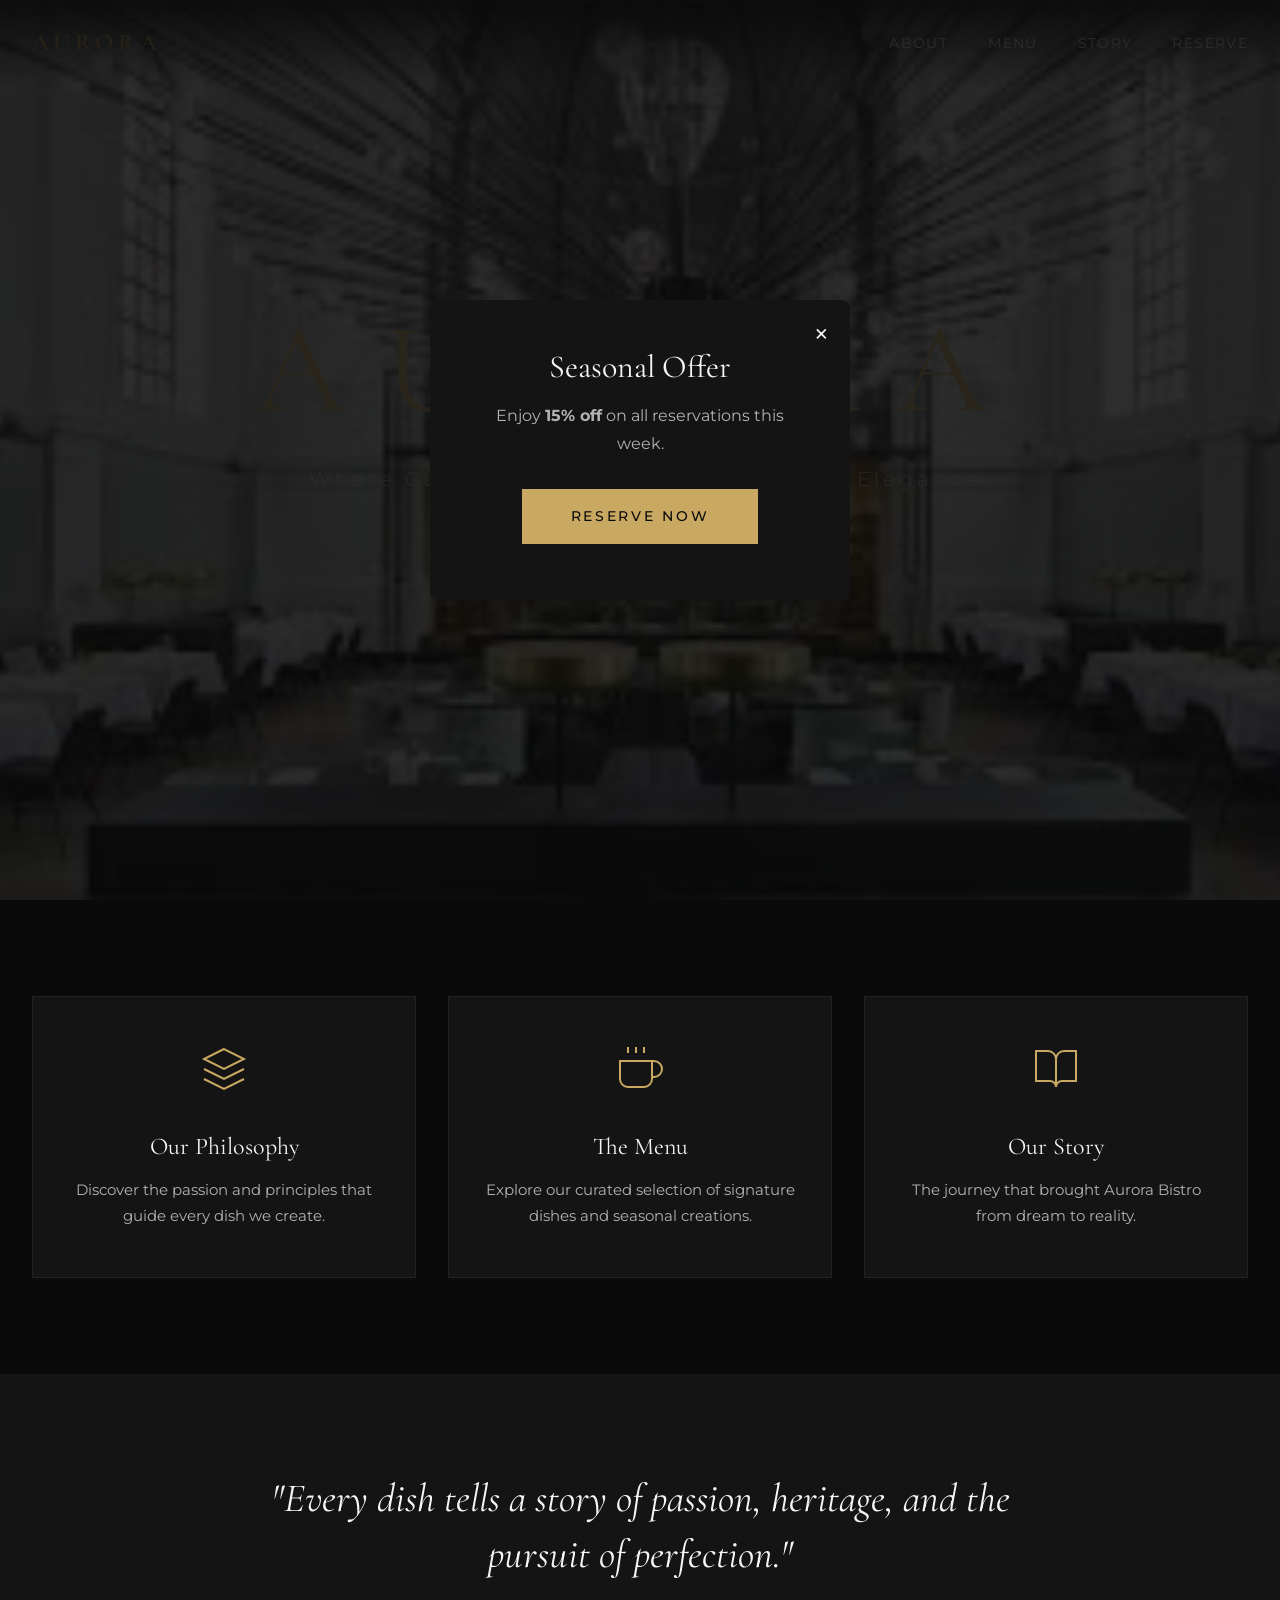
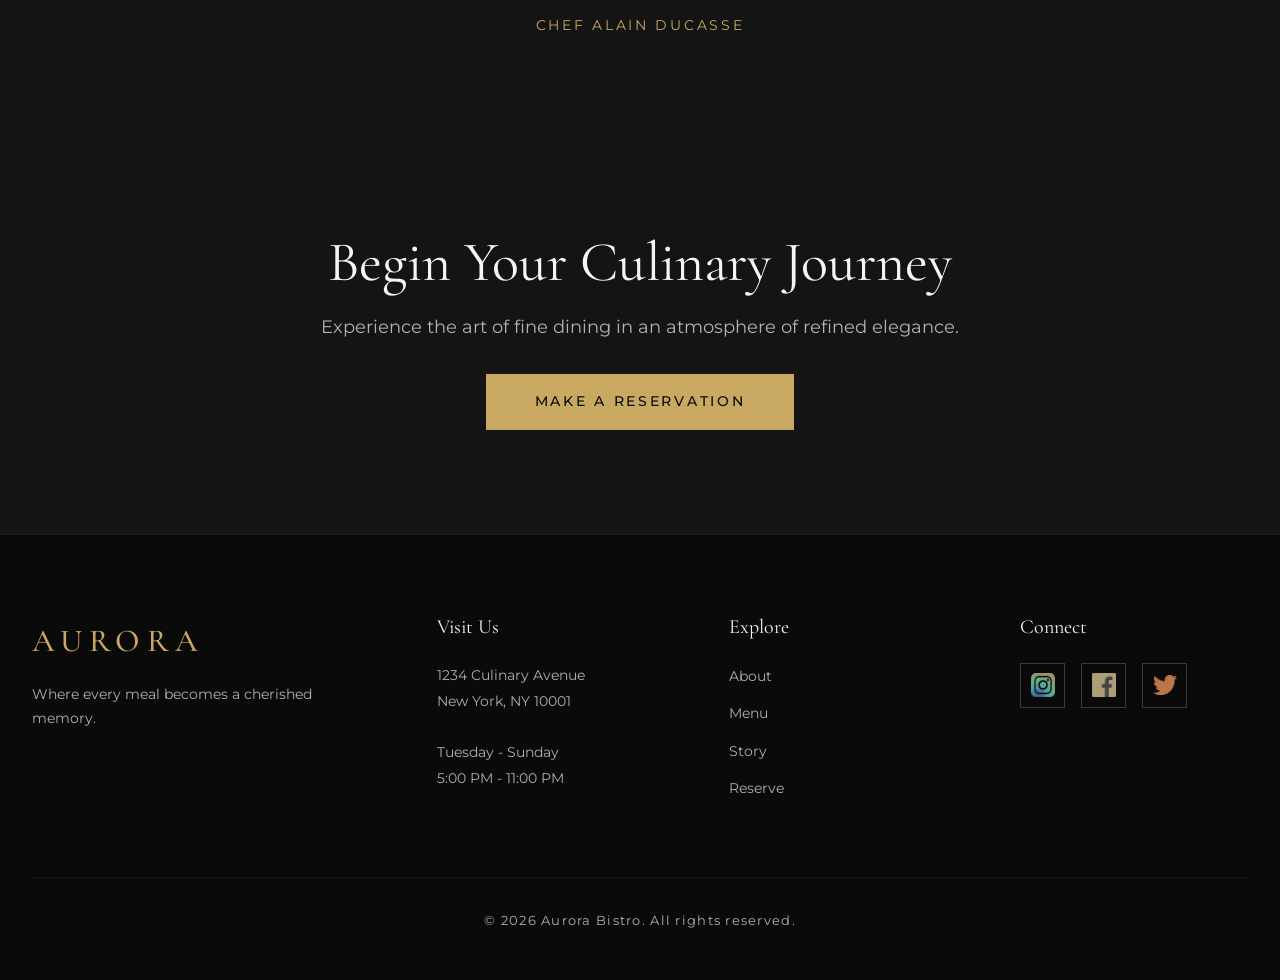
<file: index.html>
<!DOCTYPE html>
<html lang="en">
  <head>
    <meta charset="UTF-8" />
    <meta name="viewport" content="width=device-width, initial-scale=1.0" />
    <meta
      name="description"
      content="Aurora Bistro - An exquisite fine dining experience where culinary artistry meets timeless elegance."
    />
    <title>AURORA Bistro | Fine Dining Experience</title>

    <!-- Google Fonts -->
    <link rel="preconnect" href="https://fonts.googleapis.com" />
    <link rel="preconnect" href="https://fonts.gstatic.com" crossorigin />
    <link
      href="https://fonts.googleapis.com/css2?family=Cormorant+Garamond:ital,wght@0,400;0,500;0,600;0,700;1,400&family=Montserrat:wght@300;400;500;600&display=swap"
      rel="stylesheet"
    />

    <!-- Stylesheets -->
    <link rel="stylesheet" href="css/base.css" />
    <link rel="stylesheet" href="css/components.css" />
    <link rel="stylesheet" href="css/pages/home.css" />
  </head>
  <body>
    <!-- ============================================
         NAVIGATION
    ============================================ -->
    <nav class="nav" id="nav">
      <a href="index.html" class="nav-logo">AURORA</a>
      <ul class="nav-links">
        <li><a href="about.html">About</a></li>
        <li><a href="menu.html">Menu</a></li>
        <li><a href="story.html">Story</a></li>
        <li><a href="reservation.html">Reserve</a></li>
      </ul>
      <button class="nav-toggle" id="nav-toggle" aria-label="Toggle menu">
        <span></span>
        <span></span>
        <span></span>
      </button>
    </nav>

    <!-- Scroll Progress Bar -->
<div class="scroll-progress">
  <div class="scroll-progress-bar" id="scroll-progress-bar"></div>
</div>


    <!-- Mobile Navigation -->
    <div class="mobile-nav" id="mobile-nav">
      <ul class="mobile-nav-links">
        <li><a href="about.html">About</a></li>
        <li><a href="menu.html">Menu</a></li>
        <li><a href="story.html">Story</a></li>
        <li><a href="reservation.html">Reserve</a></li>
      </ul>
    </div>

    <!-- ============================================
         HERO SECTION
    ============================================ -->
   <section class="hero" id="hero">
 <div class="hero-slider" id="hero-slider">
  <div class="hero-track" id="hero-track">
    <div class="hero-slide">
      <img src="images/aurora.jpg" alt="Aurora ambience 1" />
    </div>
    <div class="hero-slide">
      <img src="images/scallops.aurora.jpg" alt="Aurora ambience 2" />
    </div>
    <div class="hero-slide">
      <img src="images/chefs/Home_Chef_Gordon_Ramsay_Plating.aurora.jpg" alt="Aurora ambience 3" />
    </div>
      <div class="hero-slide">
      <img src="images/aurora food.jpg" alt="Aurora ambience 3" />
    </div>
      <div class="hero-slide">
      <img src="images/chefs/allain aurora.jpg" alt="Aurora ambience 3" />
    </div>
      <div class="hero-slide">
      <img src="images/aurora food 2.jpg" alt="Aurora ambience 3" />
    </div>
      <div class="hero-slide">
      <img src="images/chefs/heston.jpg" alt="Aurora ambience 3" />
    </div>
  </div>

  <button class="hero-arrow hero-prev" id="hero-prev">‹</button>
  <button class="hero-arrow hero-next" id="hero-next">›</button>

  <div class="hero-dots" id="hero-dots"></div>
</div>


  <div class="hero-content">
    <h1 class="hero-title" id="hero-title">AURORA</h1>
    <p class="hero-tagline">
      Where Culinary Artistry Meets Timeless Elegance
    </p>
    <a href="reservation.html" class="btn">Reserve Your Table</a>
  </div>
</section>

    <!-- ============================================
         FEATURED SECTION
    ============================================ -->
    <section class="featured">
      <div class="container">
        <div class="featured-grid">
          <a href="about.html" class="featured-card hidden">
            <div class="featured-icon">
              <svg width="48" height="48" viewBox="0 0 24 24" fill="none" stroke="currentColor" stroke-width="1">
                <path d="M12 2L2 7l10 5 10-5-10-5zM2 17l10 5 10-5M2 12l10 5 10-5"/>
              </svg>
            </div>
            <h3>Our Philosophy</h3>
            <p>Discover the passion and principles that guide every dish we create.</p>
          </a>

          <a href="menu.html" class="featured-card hidden">
            <div class="featured-icon">
              <svg width="48" height="48" viewBox="0 0 24 24" fill="none" stroke="currentColor" stroke-width="1">
                <path d="M18 8h1a4 4 0 0 1 0 8h-1M2 8h16v9a4 4 0 0 1-4 4H6a4 4 0 0 1-4-4V8zM6 1v3M10 1v3M14 1v3"/>
              </svg>
            </div>
            <h3>The Menu</h3>
            <p>Explore our curated selection of signature dishes and seasonal creations.</p>
          </a>

          <a href="story.html" class="featured-card hidden">
            <div class="featured-icon">
              <svg width="48" height="48" viewBox="0 0 24 24" fill="none" stroke="currentColor" stroke-width="1">
                <path d="M2 3h6a4 4 0 0 1 4 4v14a3 3 0 0 0-3-3H2zM22 3h-6a4 4 0 0 0-4 4v14a3 3 0 0 1 3-3h7z"/>
              </svg>
            </div>
            <h3>Our Story</h3>
            <p>The journey that brought Aurora Bistro from dream to reality.</p>
          </a>
        </div>
      </div>
    </section>

    <!-- ============================================
         QUOTE SECTION
    ============================================ -->
    <section class="quote-section">
      <div class="container">
        <blockquote class="home-quote hidden">
          "Every dish tells a story of passion, heritage, and the pursuit of perfection."
        </blockquote>
        <p class="quote-author hidden">Chef Alain Ducasse</p>
      </div>
    </section>

    <!-- ============================================
         CTA SECTION
    ============================================ -->
    <section class="cta-section">
      <div class="container">
        <div class="cta-content hidden">
          <h2>Begin Your Culinary Journey</h2>
          <p>Experience the art of fine dining in an atmosphere of refined elegance.</p>
          <a href="reservation.html" class="btn btn-gold">Make a Reservation</a>
        </div>
      </div>
    </section>

    <!-- ============================================
         FOOTER
    ============================================ -->
    <footer class="footer">
      <div class="container">
        <div class="footer-content">
          <div class="footer-brand">
            <div class="footer-logo">AURORA</div>
            <p class="footer-tagline">
              Where every meal becomes a cherished memory.
            </p>
          </div>

          <div class="footer-info">
            <h3 class="footer-heading">Visit Us</h3>
            <address class="footer-address">
              1234 Culinary Avenue<br />
              New York, NY 10001<br /><br />
              Tuesday - Sunday<br />
              5:00 PM - 11:00 PM
            </address>
          </div>

          <div class="footer-nav">
            <h3 class="footer-heading">Explore</h3>
            <ul class="footer-links">
              <li><a href="about.html">About</a></li>
              <li><a href="menu.html">Menu</a></li>
              <li><a href="story.html">Story</a></li>
              <li><a href="reservation.html">Reserve</a></li>
            </ul>
          </div>

          <div class="footer-social">
            <h3 class="footer-heading">Connect</h3>
            <div class="social-links">
              <a href="#" class="social-link" aria-label="Instagram">
                <img src="images/social-media/instagram.png" alt="Instagram" />
              </a>
              <a href="#" class="social-link" aria-label="Facebook">
                <img src="images/social-media/facebook.png" alt="Facebook" />
              </a>
              <a href="#" class="social-link" aria-label="Twitter">
                <img src="images/social-media/twitter.png" alt="Twitter" />
              </a>
            </div>
          </div>
        </div>

        <div class="footer-bottom">
          <p class="footer-copyright">
            &copy; 2026 Aurora Bistro. All rights reserved.
          </p>
        </div>
      </div>
    </footer>

     <!-- ============================================
     PROMO POPUP
============================================ -->
<div class="popup-overlay" id="promo-overlay">
  <div class="popup">
    <button class="popup-close" id="popup-close" aria-label="Close popup">
      &times;
    </button>

    <h2>Seasonal Offer</h2>
    <p>
      Enjoy <strong>15% off</strong> on all reservations this week.
    </p>

    <a href="reservation.html" class="btn btn-gold">
      Reserve Now
    </a>
  </div>
</div>

    <!-- JavaScript -->
    <script src="js/main.js"></script>
    <script src="js/pages/home.js"></script>
   

  </body>
</html>
</file>
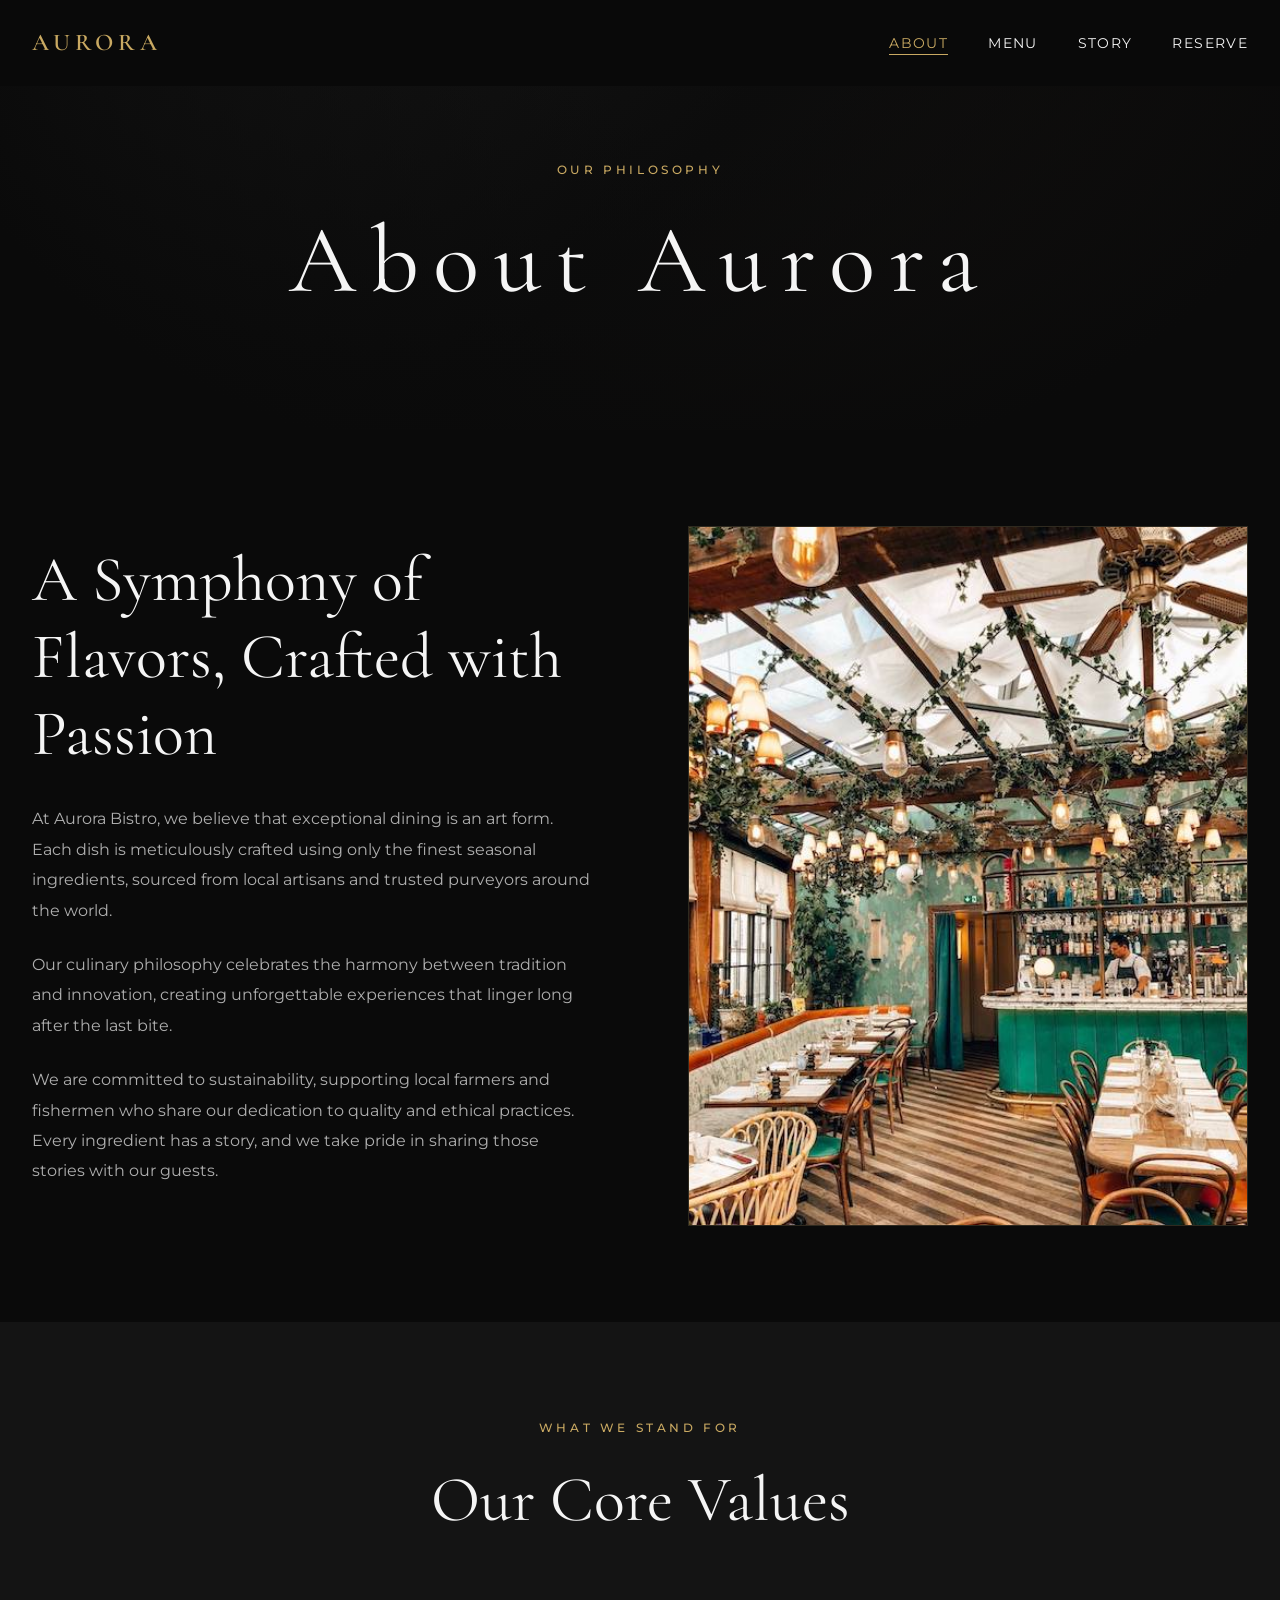
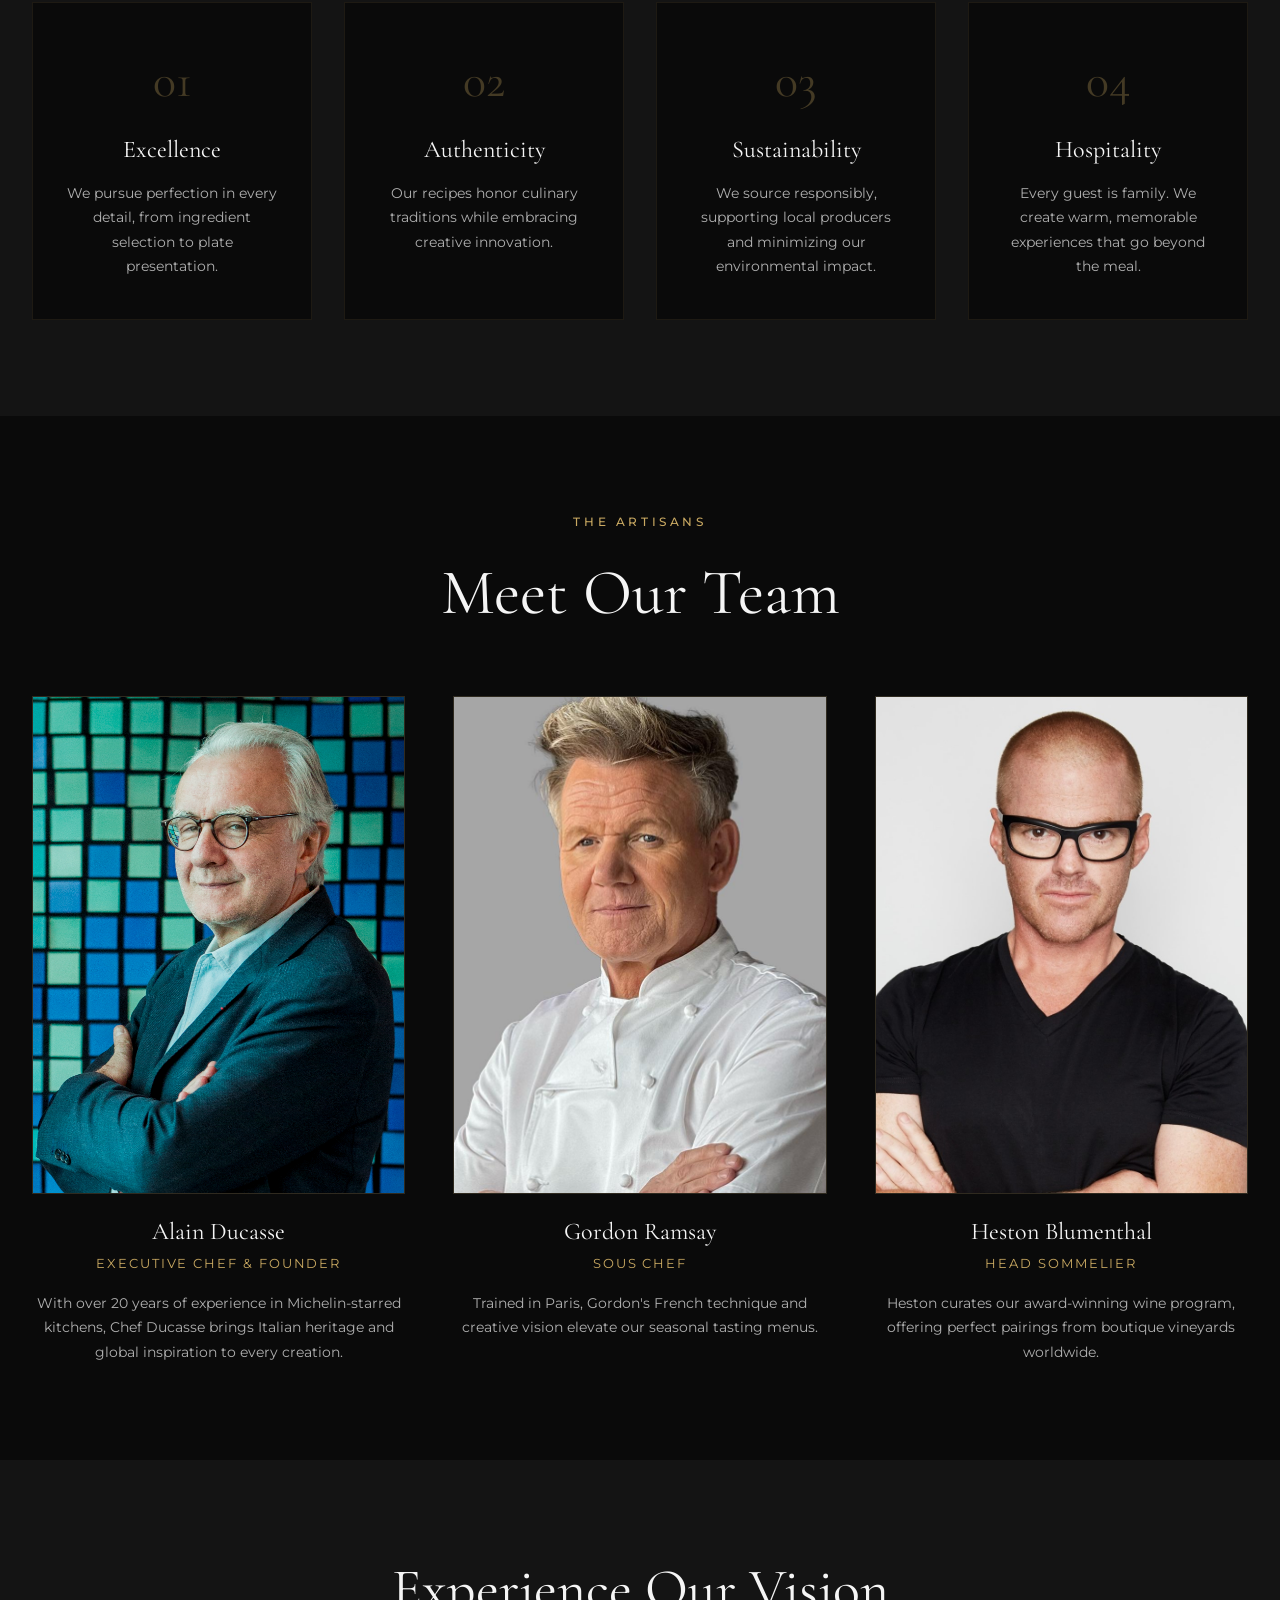
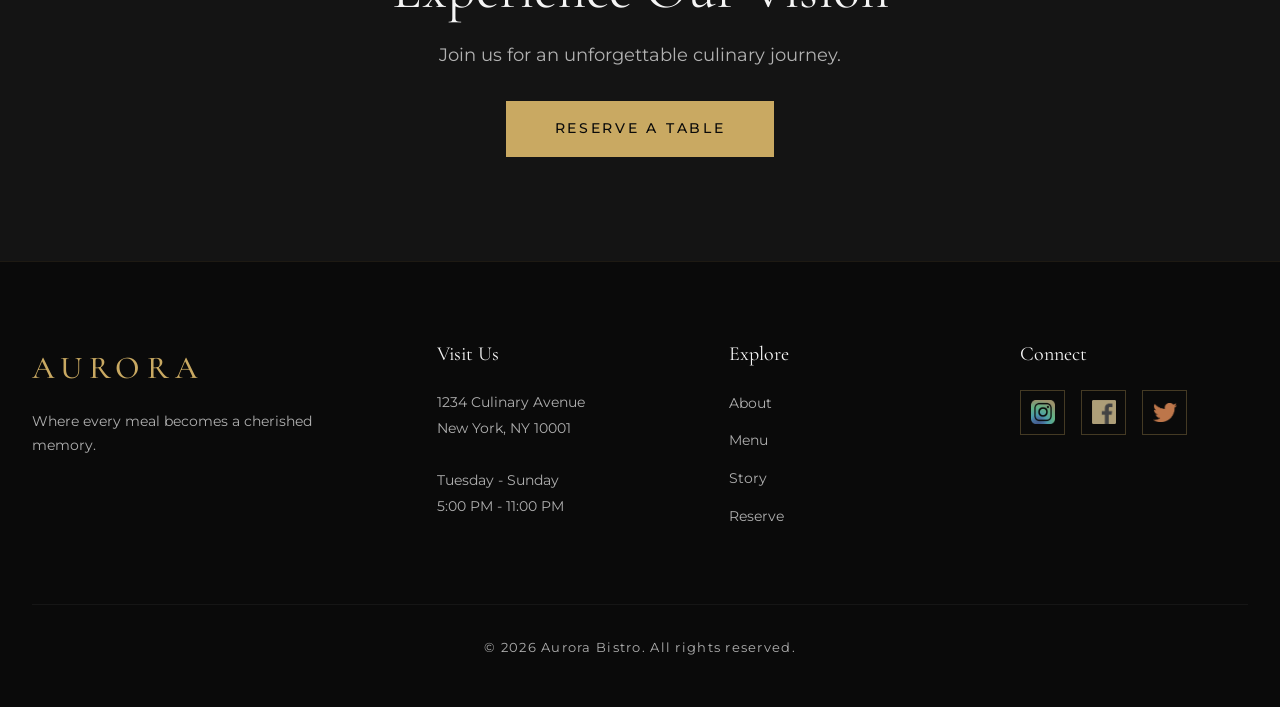
<file: about.html>
<!DOCTYPE html>
<html lang="en">
  <head>
    <meta charset="UTF-8" />
    <meta name="viewport" content="width=device-width, initial-scale=1.0" />
    <meta
      name="description"
      content="Learn about Aurora Bistro's philosophy, our commitment to excellence, and the passion behind every dish."
    />
    <title>About Us | AURORA Bistro</title>

    <!-- Google Fonts -->
    <link rel="preconnect" href="https://fonts.googleapis.com" />
    <link rel="preconnect" href="https://fonts.gstatic.com" crossorigin />
    <link
      href="https://fonts.googleapis.com/css2?family=Cormorant+Garamond:ital,wght@0,400;0,500;0,600;0,700;1,400&family=Montserrat:wght@300;400;500;600&display=swap"
      rel="stylesheet"
    />

    <!-- Stylesheets -->
    <link rel="stylesheet" href="css/base.css" />
    <link rel="stylesheet" href="css/components.css" />
    <link rel="stylesheet" href="css/pages/about.css" />
  </head>
  <body>
    <!-- Navigation -->
    <nav class="nav nav-dark" id="nav">
      <a href="index.html" class="nav-logo">AURORA</a>
      <ul class="nav-links">
        <li><a href="about.html" class="active">About</a></li>
        <li><a href="menu.html">Menu</a></li>
        <li><a href="story.html">Story</a></li>
        <li><a href="reservation.html">Reserve</a></li>
      </ul>
      <button class="nav-toggle" id="nav-toggle" aria-label="Toggle menu">
        <span></span>
        <span></span>
        <span></span>
      </button>
    </nav>

    <!-- Mobile Navigation -->
    <div class="mobile-nav" id="mobile-nav">
      <ul class="mobile-nav-links">
        <li><a href="about.html" class="active">About</a></li>
        <li><a href="menu.html">Menu</a></li>
        <li><a href="story.html">Story</a></li>
        <li><a href="reservation.html">Reserve</a></li>
      </ul>
    </div>

    <!-- ============================================
         PAGE HEADER
    ============================================ -->
    <header class="page-header">
      <div class="page-header-bg"></div>
      <div class="container">
        <span class="section-label">Our Philosophy</span>
        <h1 class="page-title">About Aurora</h1>
      </div>
    </header>

    <!-- ============================================
         PHILOSOPHY SECTION
    ============================================ -->
    <section class="philosophy">
      <div class="container">
        <div class="philosophy-grid">
          <div class="philosophy-content">
            <h2 class="philosophy-heading hidden">
              A Symphony of Flavors, Crafted with Passion
            </h2>
            <div class="philosophy-text">
              <p class="hidden">
                At Aurora Bistro, we believe that exceptional dining is an art form.
                Each dish is meticulously crafted using only the finest seasonal ingredients,
                sourced from local artisans and trusted purveyors around the world.
              </p>
              <p class="hidden">
                Our culinary philosophy celebrates the harmony between tradition and innovation,
                creating unforgettable experiences that linger long after the last bite.
              </p>
              <p class="hidden">
                We are committed to sustainability, supporting local farmers and fishermen
                who share our dedication to quality and ethical practices. Every ingredient
                has a story, and we take pride in sharing those stories with our guests.
              </p>
            </div>
          </div>
          <div class="philosophy-image hidden">
            <div class="philosophy-slider" id="philosophy-slider">
              <div class="philosophy-slide active">
                <img src="images/restaurant1.jpg" alt="Dining room ambience" />
              </div>
              <div class="philosophy-slide">
                <img src="images/restaurant2.jpg" alt="Chef plating a dish" />
              </div>
              <div class="philosophy-slide">
                <img src="images/restaurant3.jpg" alt="Seasonal ingredients close-up" />
              </div>
              <div class="philosophy-slide">
                <img src="images/restaurant4.jpg" alt="Guests enjoying the tasting menu" />
              </div>
            </div>
          </div>
        </div>
      </div>
    </section>

    <!-- ============================================
         VALUES SECTION
    ============================================ -->
    <section class="values">
      <div class="container">
        <header class="values-header">
          <span class="section-label hidden">What We Stand For</span>
          <h2 class="values-title hidden">Our Core Values</h2>
        </header>

        <div class="values-grid">
          <div class="value-card hidden">
            <span class="value-number">01</span>
            <h3 class="value-name">Excellence</h3>
            <p class="value-description">
              We pursue perfection in every detail, from ingredient selection
              to plate presentation.
            </p>
          </div>

          <div class="value-card hidden">
            <span class="value-number">02</span>
            <h3 class="value-name">Authenticity</h3>
            <p class="value-description">
              Our recipes honor culinary traditions while embracing
              creative innovation.
            </p>
          </div>

          <div class="value-card hidden">
            <span class="value-number">03</span>
            <h3 class="value-name">Sustainability</h3>
            <p class="value-description">
              We source responsibly, supporting local producers and
              minimizing our environmental impact.
            </p>
          </div>

          <div class="value-card hidden">
            <span class="value-number">04</span>
            <h3 class="value-name">Hospitality</h3>
            <p class="value-description">
              Every guest is family. We create warm, memorable experiences
              that go beyond the meal.
            </p>
          </div>
        </div>
      </div>
    </section>

    <!-- ============================================
         TEAM SECTION
    ============================================ -->
    <section class="team">
      <div class="container">
        <header class="team-header">
          <span class="section-label hidden">The Artisans</span>
          <h2 class="team-title hidden">Meet Our Team</h2>
        </header>

        <div class="team-grid">
          <div class="team-card hidden">
            <div class="team-image">
              <img src="images/chefs/AlainDucasse.jpg" alt="Portrait of Executive Chef Alain Ducasse" />
            </div>
            <h3 class="team-name">Alain Ducasse</h3>
            <span class="team-role">Executive Chef & Founder</span>
            <p class="team-bio">
              With over 20 years of experience in Michelin-starred kitchens,
              Chef Ducasse brings Italian heritage and global inspiration to every creation.
            </p>
          </div>

          <div class="team-card hidden">
            <div class="team-image">
              <img src="images/chefs/GordonRamsay.jpg" alt="Portrait of Sous Chef Gordon Ramsay" />
            </div>
            <h3 class="team-name">Gordon Ramsay</h3>
            <span class="team-role">Sous Chef</span>
            <p class="team-bio">
              Trained in Paris, Gordon's French technique and creative vision
              elevate our seasonal tasting menus.
            </p>
          </div>

          <div class="team-card hidden">
            <div class="team-image">
              <img src="images/chefs/HestonBlumenthal.jpg" alt="Portrait of Head Sommelier Heston Blumenthal" />
            </div>
            <h3 class="team-name">Heston Blumenthal</h3>
            <span class="team-role">Head Sommelier</span>
            <p class="team-bio">
              Heston curates our award-winning wine program, offering perfect
              pairings from boutique vineyards worldwide.
            </p>
          </div>
        </div>
      </div>
    </section>

    <!-- ============================================
         CTA SECTION
    ============================================ -->
    <section class="cta-section">
      <div class="container">
        <div class="cta-content hidden">
          <h2>Experience Our Vision</h2>
          <p>Join us for an unforgettable culinary journey.</p>
          <a href="reservation.html" class="btn btn-gold">Reserve a Table</a>
        </div>
      </div>
    </section>

    <!-- Footer -->
    <footer class="footer">
      <div class="container">
        <div class="footer-content">
          <div class="footer-brand">
            <div class="footer-logo">AURORA</div>
            <p class="footer-tagline">
              Where every meal becomes a cherished memory.
            </p>
          </div>

          <div class="footer-info">
            <h3 class="footer-heading">Visit Us</h3>
            <address class="footer-address">
              1234 Culinary Avenue<br />
              New York, NY 10001<br /><br />
              Tuesday - Sunday<br />
              5:00 PM - 11:00 PM
            </address>
          </div>

          <div class="footer-nav">
            <h3 class="footer-heading">Explore</h3>
            <ul class="footer-links">
              <li><a href="about.html">About</a></li>
              <li><a href="menu.html">Menu</a></li>
              <li><a href="story.html">Story</a></li>
              <li><a href="reservation.html">Reserve</a></li>
            </ul>
          </div>

          <div class="footer-social">
            <h3 class="footer-heading">Connect</h3>
            <div class="social-links">
              <a href="#" class="social-link" aria-label="Instagram">
                <img src="images/social-media/instagram.png" alt="Instagram" />
              </a>
              <a href="#" class="social-link" aria-label="Facebook">
                <img src="images/social-media/facebook.png" alt="Facebook" />
              </a>
              <a href="#" class="social-link" aria-label="Twitter">
                <img src="images/social-media/twitter.png" alt="Twitter" />
              </a>
            </div>
          </div>
        </div>

        <div class="footer-bottom">
          <p class="footer-copyright">
            &copy; 2026 Aurora Bistro. All rights reserved.
          </p>
        </div>
      </div>
    </footer>

    <!-- JavaScript -->
    <script src="js/main.js"></script>
  </body>
</html>
</file>
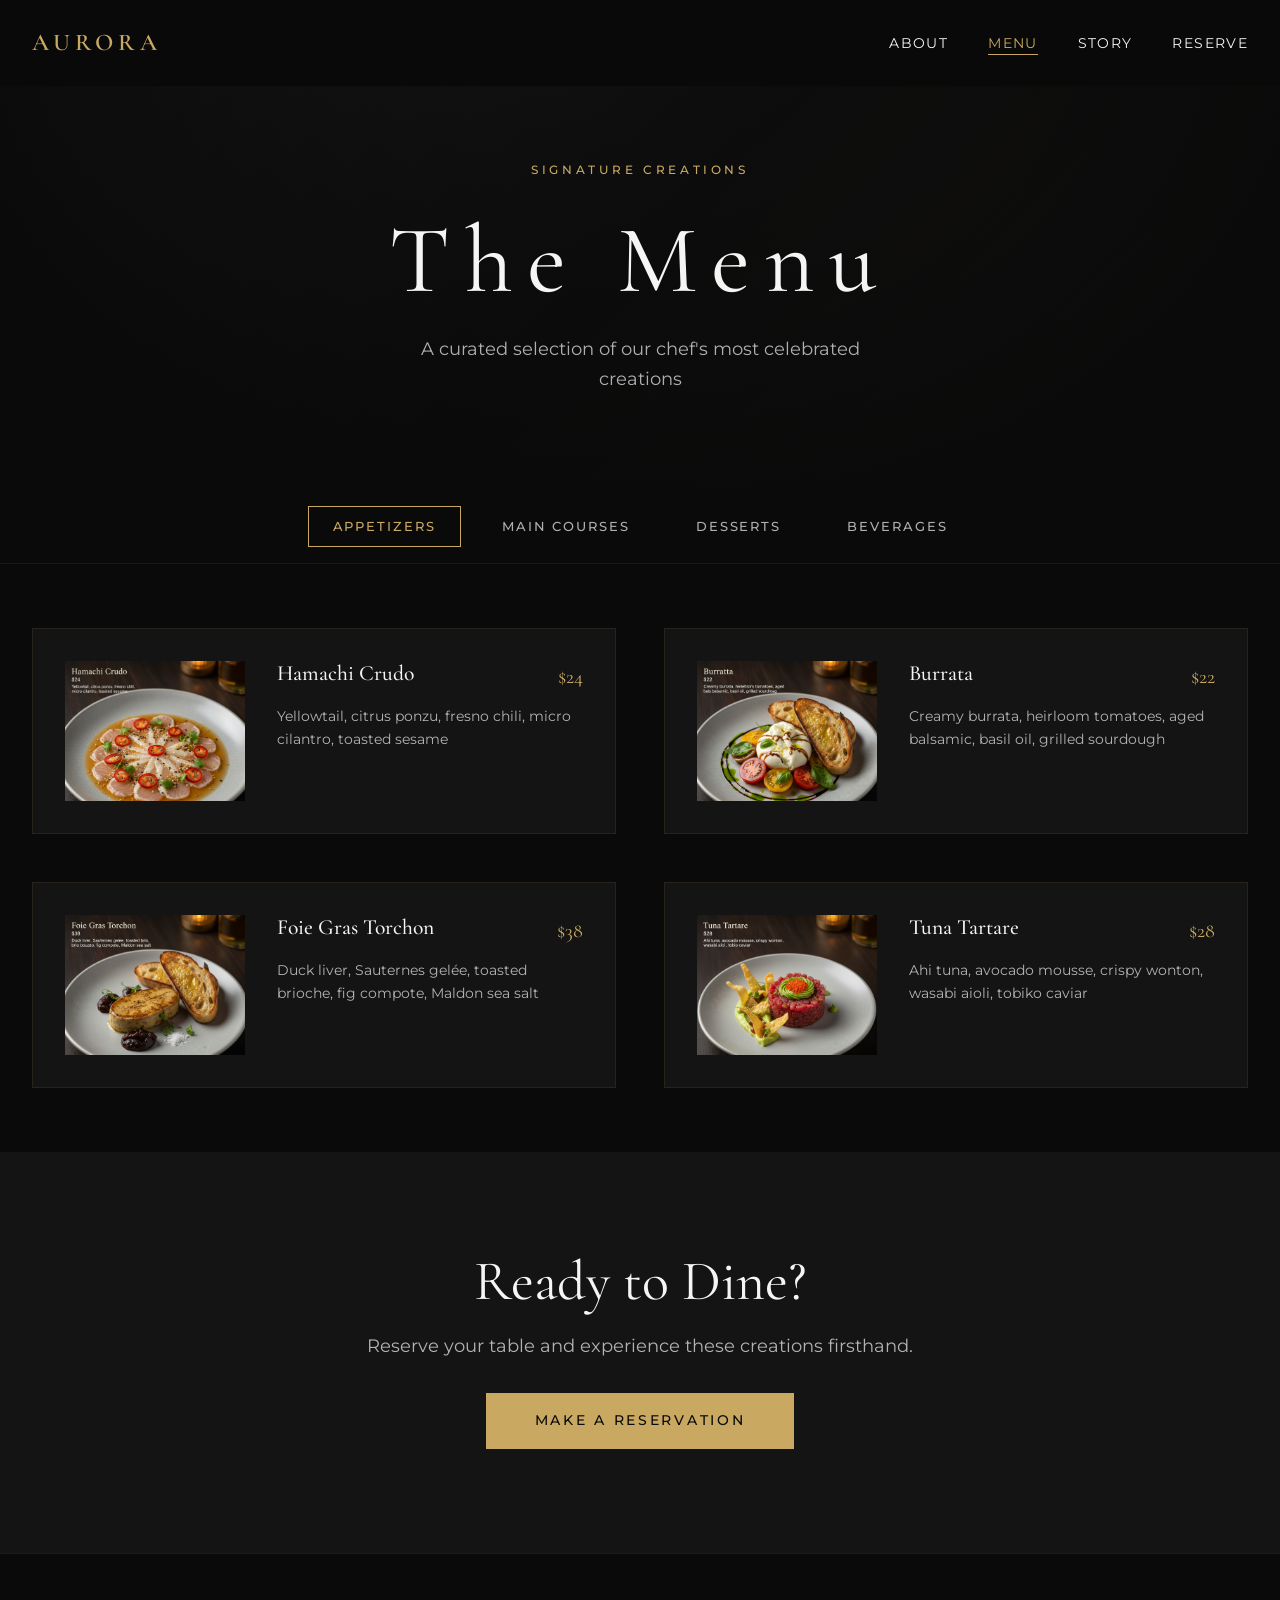
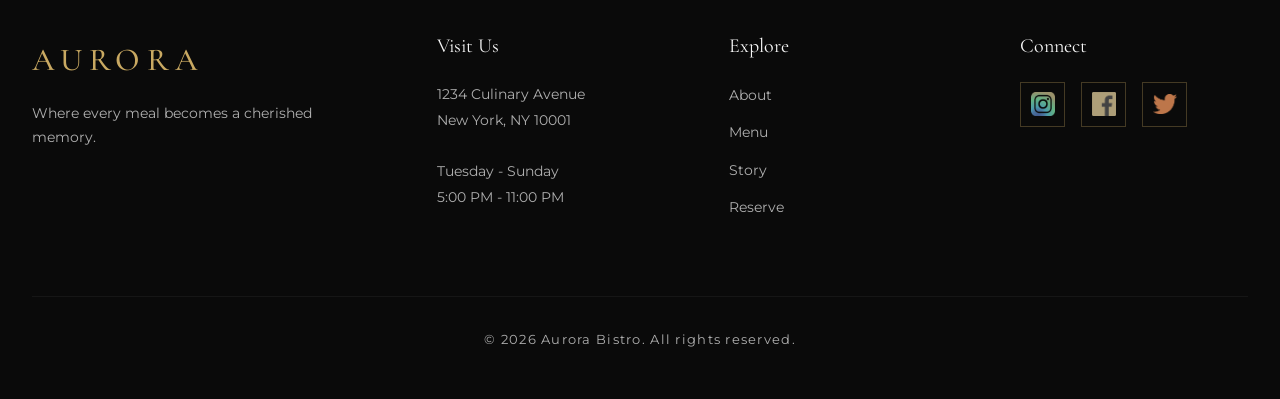
<file: menu.html>
<!DOCTYPE html>
<html lang="en">
  <head>
    <meta charset="UTF-8" />
    <meta name="viewport" content="width=device-width, initial-scale=1.0" />
    <meta
      name="description"
      content="Explore Aurora Bistro's exquisite menu featuring signature dishes, seasonal creations, and curated wine pairings."
    />
    <title>Menu | AURORA Bistro</title>

    <!-- Google Fonts -->
    <link rel="preconnect" href="https://fonts.googleapis.com" />
    <link rel="preconnect" href="https://fonts.gstatic.com" crossorigin />
    <link
      href="https://fonts.googleapis.com/css2?family=Cormorant+Garamond:ital,wght@0,400;0,500;0,600;0,700;1,400&family=Montserrat:wght@300;400;500;600&display=swap"
      rel="stylesheet"
    />

    <!-- Stylesheets -->
    <link rel="stylesheet" href="css/base.css" />
    <link rel="stylesheet" href="css/components.css" />
    <link rel="stylesheet" href="css/pages/menu.css" />
  </head>
  <body>
    <!-- Navigation -->
    <nav class="nav nav-dark" id="nav">
      <a href="index.html" class="nav-logo">AURORA</a>
      <ul class="nav-links">
        <li><a href="about.html">About</a></li>
        <li><a href="menu.html" class="active">Menu</a></li>
        <li><a href="story.html">Story</a></li>
        <li><a href="reservation.html">Reserve</a></li>
      </ul>
      <button class="nav-toggle" id="nav-toggle" aria-label="Toggle menu">
        <span></span>
        <span></span>
        <span></span>
      </button>
    </nav>

    <!-- Mobile Navigation -->
    <div class="mobile-nav" id="mobile-nav">
      <ul class="mobile-nav-links">
        <li><a href="about.html">About</a></li>
        <li><a href="menu.html" class="active">Menu</a></li>
        <li><a href="story.html">Story</a></li>
        <li><a href="reservation.html">Reserve</a></li>
      </ul>
    </div>

    <!-- ============================================
         PAGE HEADER
    ============================================ -->
    <header class="page-header hidden">
      <div class="page-header-bg"></div>
      <div class="container">
        <span class="section-label">Signature Creations</span>
        <h1 class="page-title">The Menu</h1>
        <p class="page-subtitle">A curated selection of our chef's most celebrated creations</p>
      </div>
    </header>

    <!-- ============================================
         MENU NAVIGATION
    ============================================ -->
    <div class="menu-nav-wrapper">
      <nav class="menu-nav">
        <button class="menu-nav-btn active" data-category="appetizers">Appetizers</button>
        <button class="menu-nav-btn" data-category="mains">Main Courses</button>
        <button class="menu-nav-btn" data-category="desserts">Desserts</button>
        <button class="menu-nav-btn" data-category="beverages">Beverages</button>
      </nav>
    </div>

    <!-- ============================================
         MENU SECTIONS
    ============================================ -->
    <main class="menu-content">
      <!-- Appetizers -->
      <section class="menu-section active" id="appetizers">
        <div class="container">
          <div class="menu-grid">
            <article class="menu-item hidden">
              <div class="menu-item-image">
                <img src="images/menu/hamachi-crudo.png" alt="Hamachi Crudo" />
              </div>
              <div class="menu-item-content">
                <div class="menu-item-header">
                  <h3 class="menu-item-name">Hamachi Crudo</h3>
                  <span class="menu-item-price">$24</span>
                </div>
                <p class="menu-item-description">
                  Yellowtail, citrus ponzu, fresno chili, micro cilantro, toasted sesame
                </p>
              </div>
            </article>

            <article class="menu-item hidden">
              <div class="menu-item-image">
                <img src="images/menu/buratta.png" alt="Burrata with heirloom tomatoes" />
              </div>
              <div class="menu-item-content">
                <div class="menu-item-header">
                  <h3 class="menu-item-name">Burrata</h3>
                  <span class="menu-item-price">$22</span>
                </div>
                <p class="menu-item-description">
                  Creamy burrata, heirloom tomatoes, aged balsamic, basil oil, grilled sourdough
                </p>
              </div>
            </article>

            <article class="menu-item hidden">
              <div class="menu-item-image">
                <img src="images/menu/foie-gras-torchon.png" alt="Foie Gras Torchon" />
              </div>
              <div class="menu-item-content">
                <div class="menu-item-header">
                  <h3 class="menu-item-name">Foie Gras Torchon</h3>
                  <span class="menu-item-price">$38</span>
                </div>
                <p class="menu-item-description">
                  Duck liver, Sauternes gelée, toasted brioche, fig compote, Maldon sea salt
                </p>
              </div>
            </article>

            <article class="menu-item hidden">
              <div class="menu-item-image">
                <img src="images/menu/tuna-tartare.png" alt="Tuna Tartare" />
              </div>
              <div class="menu-item-content">
                <div class="menu-item-header">
                  <h3 class="menu-item-name">Tuna Tartare</h3>
                  <span class="menu-item-price">$28</span>
                </div>
                <p class="menu-item-description">
                  Ahi tuna, avocado mousse, crispy wonton, wasabi aioli, tobiko caviar
                </p>
              </div>
            </article>
          </div>
        </div>
      </section>

      <!-- Main Courses -->
      <section class="menu-section" id="mains">
        <div class="container">
          <div class="menu-grid">
            <article class="menu-item hidden">
              <div class="menu-item-image">
                <img src="images/menu/Seared-Wagyu-Tenderloin.png" alt="Seared Wagyu Tenderloin" />
              </div>
              <div class="menu-item-content">
                <div class="menu-item-header">
                  <h3 class="menu-item-name">Seared Wagyu Tenderloin</h3>
                  <span class="menu-item-price">$95</span>
                </div>
                <p class="menu-item-description">
                  A5 Japanese wagyu, black truffle jus, pomme purée, seasonal microgreens
                </p>
              </div>
            </article>

            <article class="menu-item hidden">
              <div class="menu-item-image">
                <img src="images/menu/butter-poached-lobster.png" alt="Butter-Poached Lobster" />
              </div>
              <div class="menu-item-content">
                <div class="menu-item-header">
                  <h3 class="menu-item-name">Butter-Poached Lobster</h3>
                  <span class="menu-item-price">$78</span>
                </div>
                <p class="menu-item-description">
                  Maine lobster tail, saffron beurre blanc, caviar pearls, edible flowers
                </p>
              </div>
            </article>

            <article class="menu-item hidden">
              <div class="menu-item-image">
                <img src="images/menu/Golden-Truffle-Risotto.png" alt="Golden Truffle Risotto" />
              </div>
              <div class="menu-item-content">
                <div class="menu-item-header">
                  <h3 class="menu-item-name">Golden Truffle Risotto</h3>
                  <span class="menu-item-price">$62</span>
                </div>
                <p class="menu-item-description">
                  Carnaroli rice, white truffle, aged parmesan, 24k gold leaf
                </p>
              </div>
            </article>

            <article class="menu-item hidden">
              <div class="menu-item-image">
                <img src="images/menu/Pan-Seared-Duck-breast.png" alt="Pan-Seared Duck Breast" />
              </div>
              <div class="menu-item-content">
                <div class="menu-item-header">
                  <h3 class="menu-item-name">Pan-Seared Duck Breast</h3>
                  <span class="menu-item-price">$52</span>
                </div>
                <p class="menu-item-description">
                  Moulard duck, cherry gastrique, roasted root vegetables, crispy sage
                </p>
              </div>
            </article>

            <article class="menu-item hidden">
              <div class="menu-item-image">
                <img src="images/menu/Chilean-Sea-Bass.png" alt="Chilean Sea Bass" />
              </div>
              <div class="menu-item-content">
                <div class="menu-item-header">
                  <h3 class="menu-item-name">Chilean Sea Bass</h3>
                  <span class="menu-item-price">$68</span>
                </div>
                <p class="menu-item-description">
                  Miso-glazed sea bass, bok choy, ginger-scallion oil, crispy rice
                </p>
              </div>
            </article>

            <article class="menu-item hidden">
              <div class="menu-item-image">
                <img src="images/menu/Lamb-Rack.png" alt="Lamb Rack" />
              </div>
              <div class="menu-item-content">
                <div class="menu-item-header">
                  <h3 class="menu-item-name">Lamb Rack</h3>
                  <span class="menu-item-price">$72</span>
                </div>
                <p class="menu-item-description">
                  Colorado lamb, herb crust, mint pesto, roasted fingerlings, natural jus
                </p>
              </div>
            </article>
          </div>
        </div>
      </section>

      <!-- Desserts -->
      <section class="menu-section" id="desserts">
        <div class="container">
          <div class="menu-grid">
            <article class="menu-item hidden">
              <div class="menu-item-image">
                <img src="images/menu/Chocolate-Euphoria.png" alt="Chocolate Euphoria" />
              </div>
              <div class="menu-item-content">
                <div class="menu-item-header">
                  <h3 class="menu-item-name">Chocolate Euphoria</h3>
                  <span class="menu-item-price">$28</span>
                </div>
                <p class="menu-item-description">
                  Valrhona dark chocolate, passion fruit, hazelnut praline, gold dust
                </p>
              </div>
            </article>

            <article class="menu-item hidden">
              <div class="menu-item-image">
                <img src="images/menu/Lemon-Souffle.png" alt="Lemon Soufflé" />
              </div>
              <div class="menu-item-content">
                <div class="menu-item-header">
                  <h3 class="menu-item-name">Lemon Soufflé</h3>
                  <span class="menu-item-price">$22</span>
                </div>
                <p class="menu-item-description">
                  Light lemon soufflé, raspberry coulis, vanilla crème anglaise
                </p>
              </div>
            </article>

            <article class="menu-item hidden">
              <div class="menu-item-image">
                <img src="images/menu/Tiramisu.png" alt="Tiramisu" />
              </div>
              <div class="menu-item-content">
                <div class="menu-item-header">
                  <h3 class="menu-item-name">Tiramisu</h3>
                  <span class="menu-item-price">$18</span>
                </div>
                <p class="menu-item-description">
                  Classic Italian, mascarpone, espresso-soaked ladyfingers, cocoa
                </p>
              </div>
            </article>

            <article class="menu-item hidden">
              <div class="menu-item-image">
                <img src="images/menu/Seasonal-Fruit-Tart.png" alt="Seasonal Fruit Tart" />
              </div>
              <div class="menu-item-content">
                <div class="menu-item-header">
                  <h3 class="menu-item-name">Seasonal Fruit Tart</h3>
                  <span class="menu-item-price">$20</span>
                </div>
                <p class="menu-item-description">
                  Buttery pastry, vanilla custard, fresh seasonal fruits, apricot glaze
                </p>
              </div>
            </article>
          </div>
        </div>
      </section>

      <!-- Beverages -->
      <section class="menu-section" id="beverages">
        <div class="container">
          <div class="menu-grid menu-grid-beverages">
            <article class="menu-item menu-item-beverage hidden">
              <div class="menu-item-content">
                <div class="menu-item-header">
                  <h3 class="menu-item-name">Signature Cocktails</h3>
                  <span class="menu-item-price">$18</span>
                </div>
                <p class="menu-item-description">
                  Aurora Sunset, Midnight Garden, Golden Hour, Truffle Manhattan
                </p>
              </div>
            </article>

            <article class="menu-item menu-item-beverage hidden">
              <div class="menu-item-content">
                <div class="menu-item-header">
                  <h3 class="menu-item-name">Wine by the Glass</h3>
                  <span class="menu-item-price">$16-45</span>
                </div>
                <p class="menu-item-description">
                  Curated selection of whites, reds, and rosés from premier vineyards
                </p>
              </div>
            </article>

            <article class="menu-item menu-item-beverage hidden">
              <div class="menu-item-content">
                <div class="menu-item-header">
                  <h3 class="menu-item-name">Champagne & Sparkling</h3>
                  <span class="menu-item-price">$22-65</span>
                </div>
                <p class="menu-item-description">
                  Dom Pérignon, Krug, Veuve Clicquot, and boutique selections
                </p>
              </div>
            </article>

            <article class="menu-item menu-item-beverage hidden">
              <div class="menu-item-content">
                <div class="menu-item-header">
                  <h3 class="menu-item-name">Non-Alcoholic</h3>
                  <span class="menu-item-price">$8-12</span>
                </div>
                <p class="menu-item-description">
                  House-made sodas, fresh-pressed juices, artisanal teas, craft mocktails
                </p>
              </div>
            </article>
          </div>
        </div>
      </section>
    </main>

    <!-- ============================================
         CTA SECTION
    ============================================ -->
    <section class="cta-section">
      <div class="container">
        <div class="cta-content hidden">
          <h2>Ready to Dine?</h2>
          <p>Reserve your table and experience these creations firsthand.</p>
          <a href="reservation.html" class="btn btn-gold">Make a Reservation</a>
        </div>
      </div>
    </section>

    <!-- Footer -->
    <footer class="footer">
      <div class="container">
        <div class="footer-content">
          <div class="footer-brand">
            <div class="footer-logo">AURORA</div>
            <p class="footer-tagline">
              Where every meal becomes a cherished memory.
            </p>
          </div>

          <div class="footer-info">
            <h3 class="footer-heading">Visit Us</h3>
            <address class="footer-address">
              1234 Culinary Avenue<br />
              New York, NY 10001<br /><br />
              Tuesday - Sunday<br />
              5:00 PM - 11:00 PM
            </address>
          </div>

          <div class="footer-nav">
            <h3 class="footer-heading">Explore</h3>
            <ul class="footer-links">
              <li><a href="about.html">About</a></li>
              <li><a href="menu.html">Menu</a></li>
              <li><a href="story.html">Story</a></li>
              <li><a href="reservation.html">Reserve</a></li>
            </ul>
          </div>

          <div class="footer-social">
            <h3 class="footer-heading">Connect</h3>
            <div class="social-links">
              <a href="#" class="social-link" aria-label="Instagram">
                <img src="images/social-media/instagram.png" alt="Instagram" />
              </a>
              <a href="#" class="social-link" aria-label="Facebook">
                <img src="images/social-media/facebook.png" alt="Facebook" />
              </a>
              <a href="#" class="social-link" aria-label="Twitter">
                <img src="images/social-media/twitter.png" alt="Twitter" />
              </a>
            </div>
          </div>
        </div>

        <div class="footer-bottom">
          <p class="footer-copyright">
            &copy; 2026 Aurora Bistro. All rights reserved.
          </p>
        </div>
      </div>
    </footer>

    <!-- JavaScript -->
    <script src="js/main.js"></script>
    <script src="js/pages/menu.js"></script>
  </body>
</html>
</file>
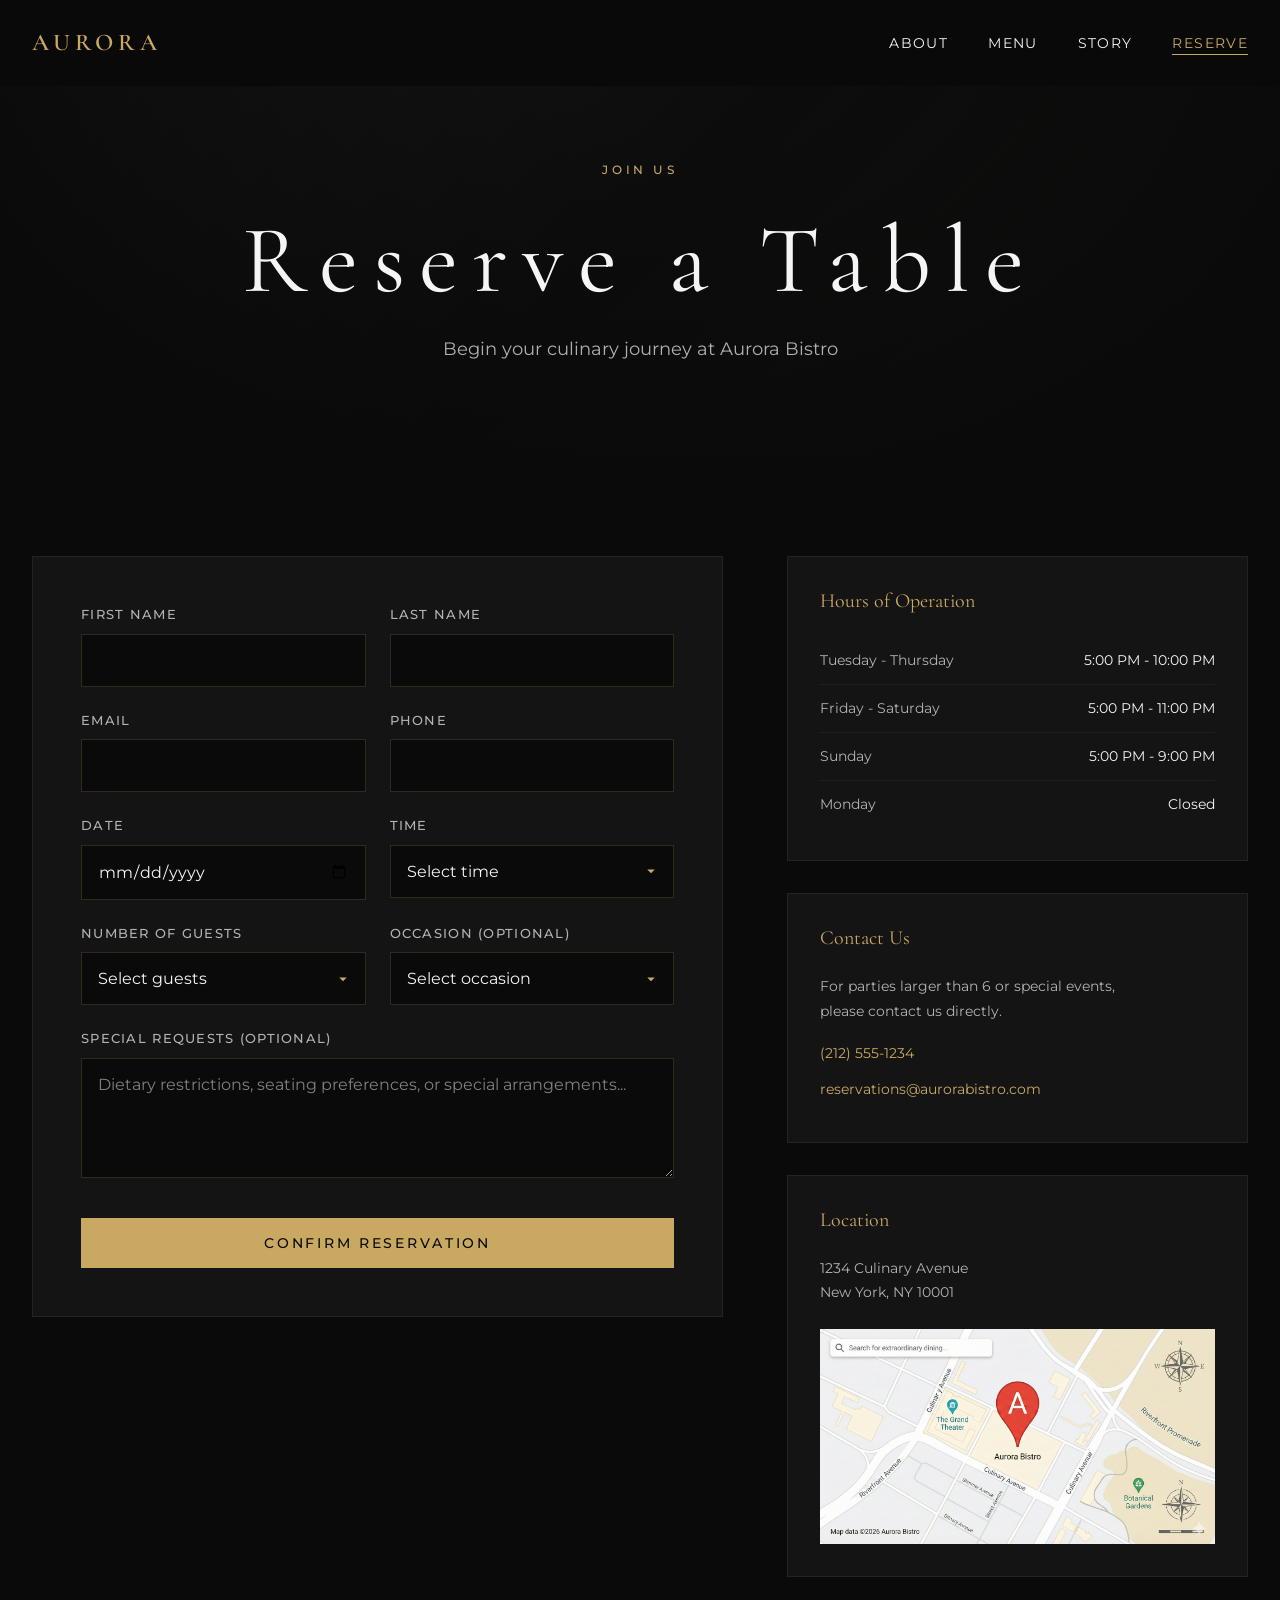
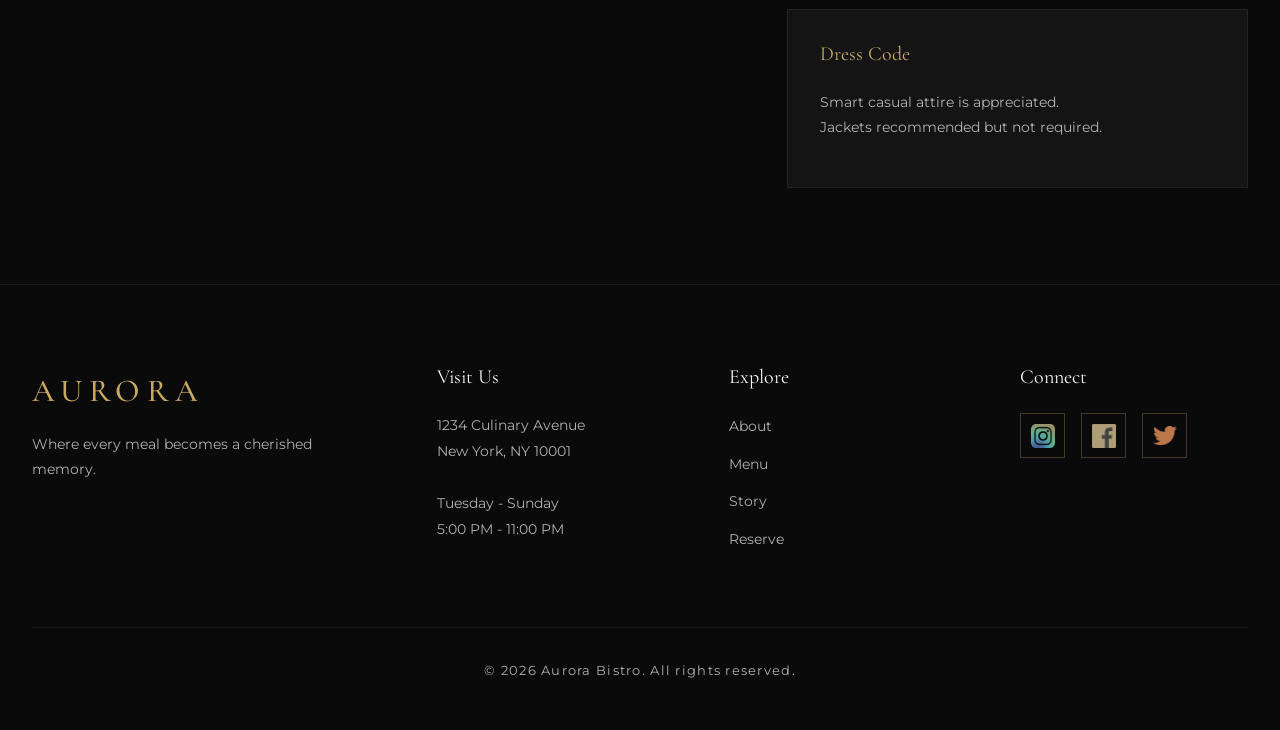
<file: reservation.html>
<!DOCTYPE html>
<html lang="en">
  <head>
    <meta charset="UTF-8" />
    <meta name="viewport" content="width=device-width, initial-scale=1.0" />
    <meta
      name="description"
      content="Reserve your table at Aurora Bistro. Book your fine dining experience online."
    />
    <title>Reservations | AURORA Bistro</title>

    <!-- Google Fonts -->
    <link rel="preconnect" href="https://fonts.googleapis.com" />
    <link rel="preconnect" href="https://fonts.gstatic.com" crossorigin />
    <link
      href="https://fonts.googleapis.com/css2?family=Cormorant+Garamond:ital,wght@0,400;0,500;0,600;0,700;1,400&family=Montserrat:wght@300;400;500;600&display=swap"
      rel="stylesheet"
    />

    <!-- Stylesheets -->
    <link rel="stylesheet" href="css/base.css" />
    <link rel="stylesheet" href="css/components.css" />
    <link rel="stylesheet" href="css/pages/reservation.css" />
  </head>
  <body>
    <!-- Navigation -->
    <nav class="nav nav-dark" id="nav">
      <a href="index.html" class="nav-logo">AURORA</a>
      <ul class="nav-links">
        <li><a href="about.html">About</a></li>
        <li><a href="menu.html">Menu</a></li>
        <li><a href="story.html">Story</a></li>
        <li><a href="reservation.html" class="active">Reserve</a></li>
      </ul>
      <button class="nav-toggle" id="nav-toggle" aria-label="Toggle menu">
        <span></span>
        <span></span>
        <span></span>
      </button>
    </nav>

    <!-- Mobile Navigation -->
    <div class="mobile-nav" id="mobile-nav">
      <ul class="mobile-nav-links">
        <li><a href="about.html">About</a></li>
        <li><a href="menu.html">Menu</a></li>
        <li><a href="story.html">Story</a></li>
        <li><a href="reservation.html" class="active">Reserve</a></li>
      </ul>
    </div>

    <!-- ============================================
         PAGE HEADER
    ============================================ -->
    <header class="page-header">
      <div class="page-header-bg"></div>
      <div class="container">
        <span class="section-label">Join Us</span>
        <h1 class="page-title">Reserve a Table</h1>
        <p class="page-subtitle">Begin your culinary journey at Aurora Bistro</p>
      </div>
    </header>

    <!-- ============================================
         RESERVATION FORM SECTION
    ============================================ -->
    <section class="reservation-section">
      <div class="container">
        <div class="reservation-grid">
          <!-- Form -->
          <div class="reservation-form-wrapper hidden">
            <form class="reservation-form" id="reservation-form">
              <div class="form-row">
                <div class="form-group">
                  <label for="firstName">First Name</label>
                  <input type="text" id="firstName" name="firstName" required />
                </div>
                <div class="form-group">
                  <label for="lastName">Last Name</label>
                  <input type="text" id="lastName" name="lastName" required />
                </div>
              </div>

              <div class="form-row">
                <div class="form-group">
                  <label for="email">Email</label>
                  <input type="email" id="email" name="email" required />
                </div>
                <div class="form-group">
                  <label for="phone">Phone</label>
                  <input type="tel" id="phone" name="phone" required />
                </div>
              </div>

              <div class="form-row">
                <div class="form-group">
                  <label for="date">Date</label>
                  <input type="date" id="date" name="date" required />
                </div>
                <div class="form-group">
                  <label for="time">Time</label>
                  <select id="time" name="time" required>
                    <option value="">Select time</option>
                    <option value="17:00">5:00 PM</option>
                    <option value="17:30">5:30 PM</option>
                    <option value="18:00">6:00 PM</option>
                    <option value="18:30">6:30 PM</option>
                    <option value="19:00">7:00 PM</option>
                    <option value="19:30">7:30 PM</option>
                    <option value="20:00">8:00 PM</option>
                    <option value="20:30">8:30 PM</option>
                    <option value="21:00">9:00 PM</option>
                    <option value="21:30">9:30 PM</option>
                  </select>
                </div>
              </div>

              <div class="form-row">
                <div class="form-group">
                  <label for="guests">Number of Guests</label>
                  <select id="guests" name="guests" required>
                    <option value="">Select guests</option>
                    <option value="1">1 Guest</option>
                    <option value="2">2 Guests</option>
                    <option value="3">3 Guests</option>
                    <option value="4">4 Guests</option>
                    <option value="5">5 Guests</option>
                    <option value="6">6 Guests</option>
                    <option value="7+">7+ Guests (Private Dining)</option>
                  </select>
                </div>
                <div class="form-group">
                  <label for="occasion">Occasion (Optional)</label>
                  <select id="occasion" name="occasion">
                    <option value="">Select occasion</option>
                    <option value="birthday">Birthday</option>
                    <option value="anniversary">Anniversary</option>
                    <option value="business">Business Dinner</option>
                    <option value="date">Date Night</option>
                    <option value="celebration">Celebration</option>
                    <option value="other">Other</option>
                  </select>
                </div>
              </div>

              <div class="form-group form-group-full">
                <label for="requests">Special Requests (Optional)</label>
                <textarea
                  id="requests"
                  name="requests"
                  rows="4"
                  placeholder="Dietary restrictions, seating preferences, or special arrangements..."
                ></textarea>
              </div>

              <button type="submit" class="btn btn-gold btn-submit">
                Confirm Reservation
              </button>
            </form>
          </div>

          <!-- Info Sidebar -->
          <div class="reservation-info">
            <div class="info-card hidden">
              <h3>Hours of Operation</h3>
              <ul class="info-list">
                <li>
                  <span>Tuesday - Thursday</span>
                  <span>5:00 PM - 10:00 PM</span>
                </li>
                <li>
                  <span>Friday - Saturday</span>
                  <span>5:00 PM - 11:00 PM</span>
                </li>
                <li>
                  <span>Sunday</span>
                  <span>5:00 PM - 9:00 PM</span>
                </li>
                <li>
                  <span>Monday</span>
                  <span>Closed</span>
                </li>
              </ul>
            </div>

            <div class="info-card hidden">
              <h3>Contact Us</h3>
              <p class="info-text">
                For parties larger than 6 or special events,<br />
                please contact us directly.
              </p>
              <p class="info-contact">
                <a href="tel:+12125551234">(212) 555-1234</a>
              </p>
              <p class="info-contact">
                <a href="mailto:reservations@aurorabistro.com">reservations@aurorabistro.com</a>
              </p>
            </div>

            <div class="info-card hidden">
              <h3>Location</h3>
              <address class="info-address">
                1234 Culinary Avenue<br />
                New York, NY 10001
              </address>
              <img src="images/map.png" alt="Location Map" class="map-image" />
            </div>

            <div class="info-card hidden">
              <h3>Dress Code</h3>
              <p class="info-text">
                Smart casual attire is appreciated.<br />
                Jackets recommended but not required.
              </p>
            </div>
          </div>
        </div>
      </div>
    </section>

    <!-- ============================================
         CONFIRMATION MODAL
    ============================================ -->
    <div class="modal" id="confirmation-modal">
      <div class="modal-overlay"></div>
      <div class="modal-content">
        <div class="modal-icon">
          <svg width="64" height="64" viewBox="0 0 24 24" fill="none" stroke="currentColor" stroke-width="1.5">
            <path d="M22 11.08V12a10 10 0 1 1-5.93-9.14"/>
            <polyline points="22 4 12 14.01 9 11.01"/>
          </svg>
        </div>
        <h2 class="modal-title">Reservation Confirmed</h2>
        <p class="modal-text">
          Thank you for your reservation. A confirmation email has been sent to your inbox.
        </p>
        <div class="modal-details" id="modal-details">
          <!-- Filled by JS -->
        </div>
        <button class="btn btn-gold modal-close" id="modal-close">Close</button>
      </div>
    </div>

    <!-- Footer -->
    <footer class="footer">
      <div class="container">
        <div class="footer-content">
          <div class="footer-brand">
            <div class="footer-logo">AURORA</div>
            <p class="footer-tagline">
              Where every meal becomes a cherished memory.
            </p>
          </div>

          <div class="footer-info">
            <h3 class="footer-heading">Visit Us</h3>
            <address class="footer-address">
              1234 Culinary Avenue<br />
              New York, NY 10001<br /><br />
              Tuesday - Sunday<br />
              5:00 PM - 11:00 PM
            </address>
          </div>

          <div class="footer-nav">
            <h3 class="footer-heading">Explore</h3>
            <ul class="footer-links">
              <li><a href="about.html">About</a></li>
              <li><a href="menu.html">Menu</a></li>
              <li><a href="story.html">Story</a></li>
              <li><a href="reservation.html">Reserve</a></li>
            </ul>
          </div>

          <div class="footer-social">
            <h3 class="footer-heading">Connect</h3>
            <div class="social-links">
              <a href="#" class="social-link" aria-label="Instagram">
                <img src="images/social-media/instagram.png" alt="Instagram" />
              </a>
              <a href="#" class="social-link" aria-label="Facebook">
                <img src="images/social-media/facebook.png" alt="Facebook" />
              </a>
              <a href="#" class="social-link" aria-label="Twitter">
                <img src="images/social-media/twitter.png" alt="Twitter" />
              </a>
            </div>
          </div>
        </div>

        <div class="footer-bottom">
          <p class="footer-copyright">
            &copy; 2026 Aurora Bistro. All rights reserved.
          </p>
        </div>
      </div>
    </footer>

    <!-- JavaScript -->
    <script src="js/main.js"></script>
    <script src="js/pages/reservation.js"></script>
  </body>
</html>
</file>
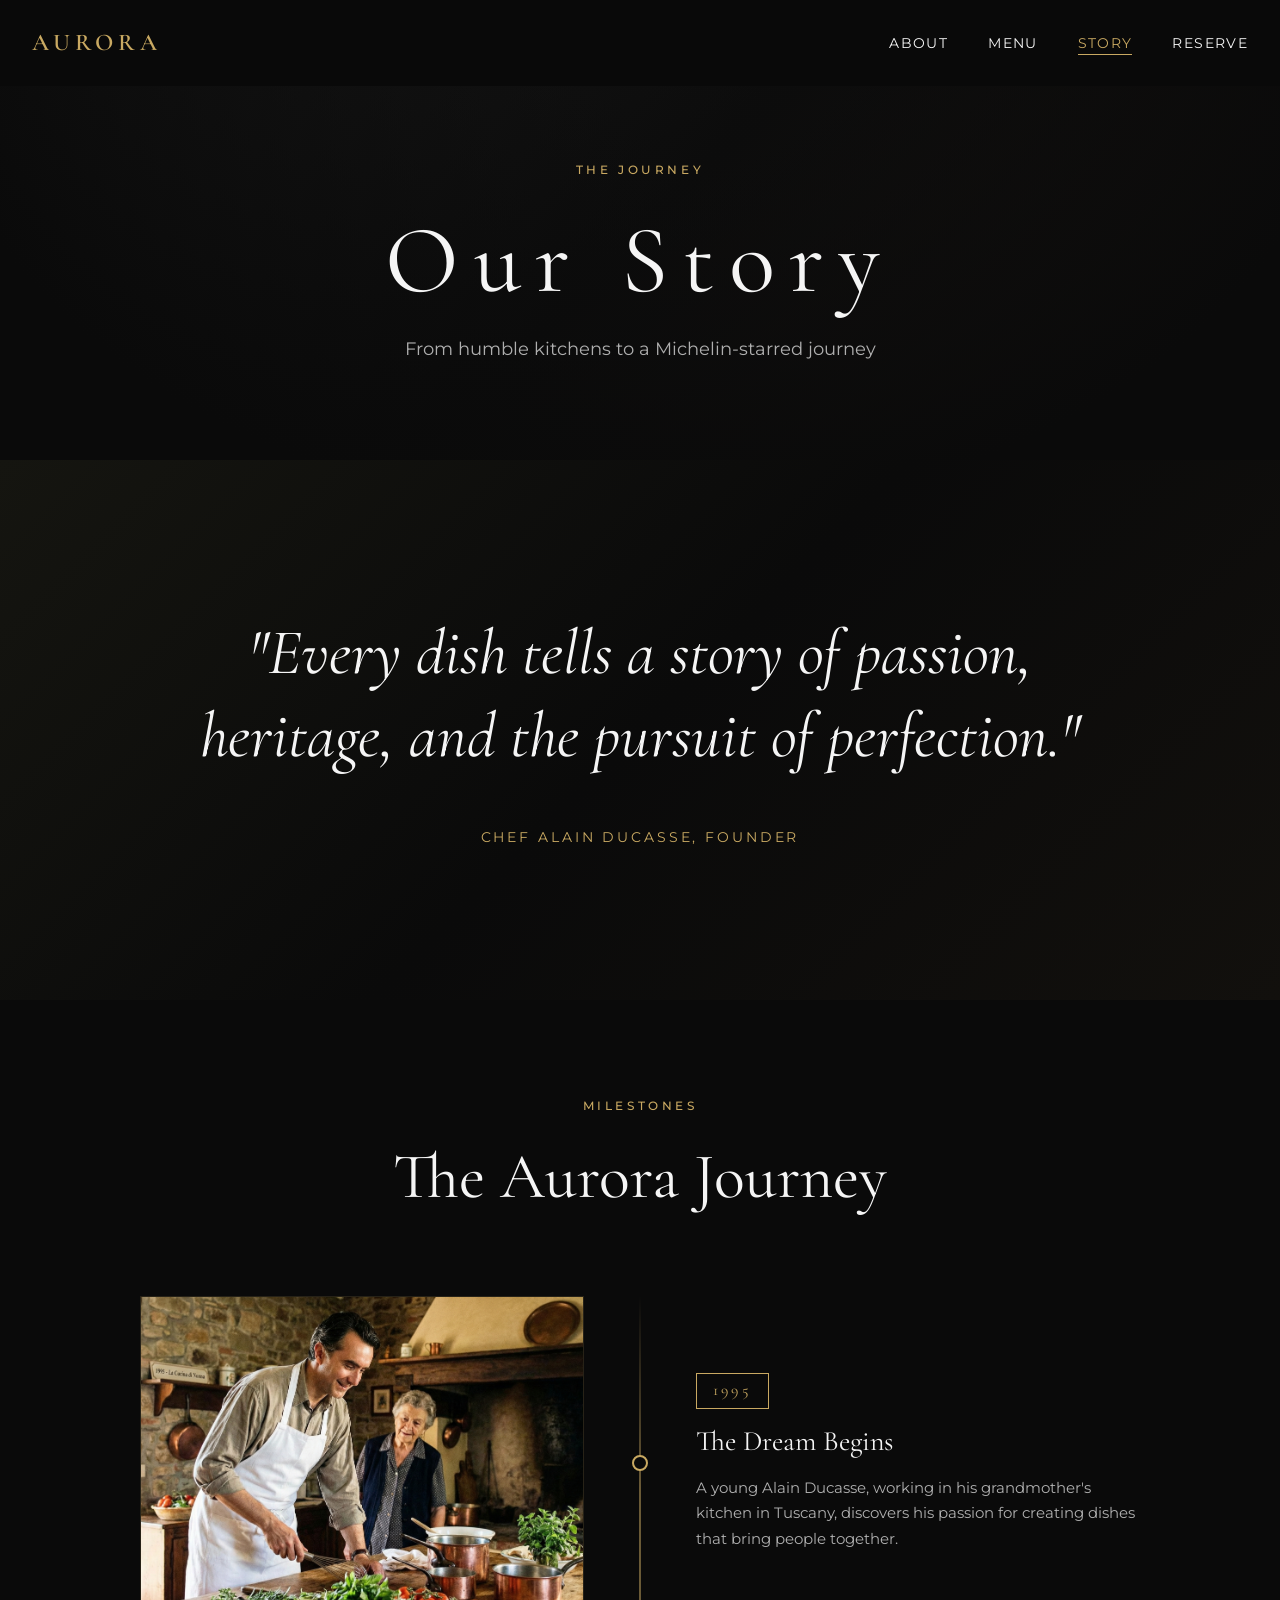
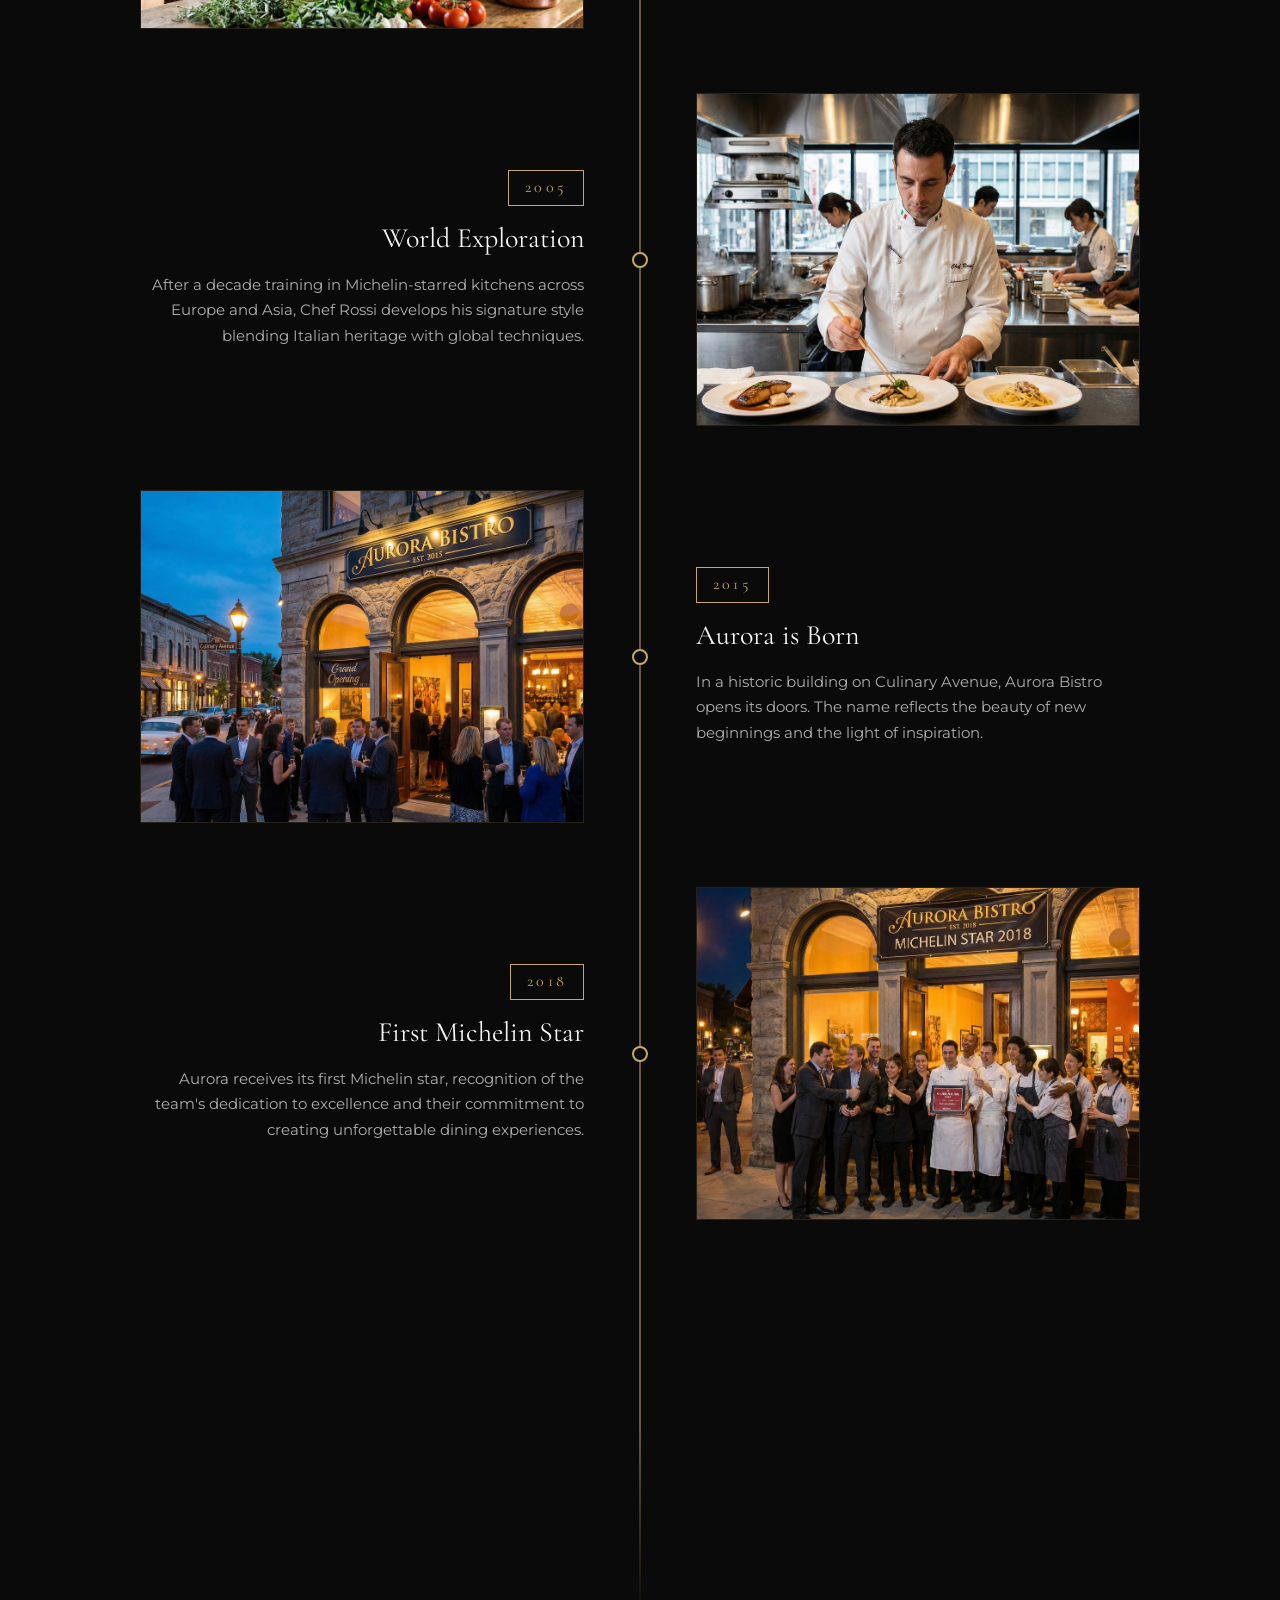
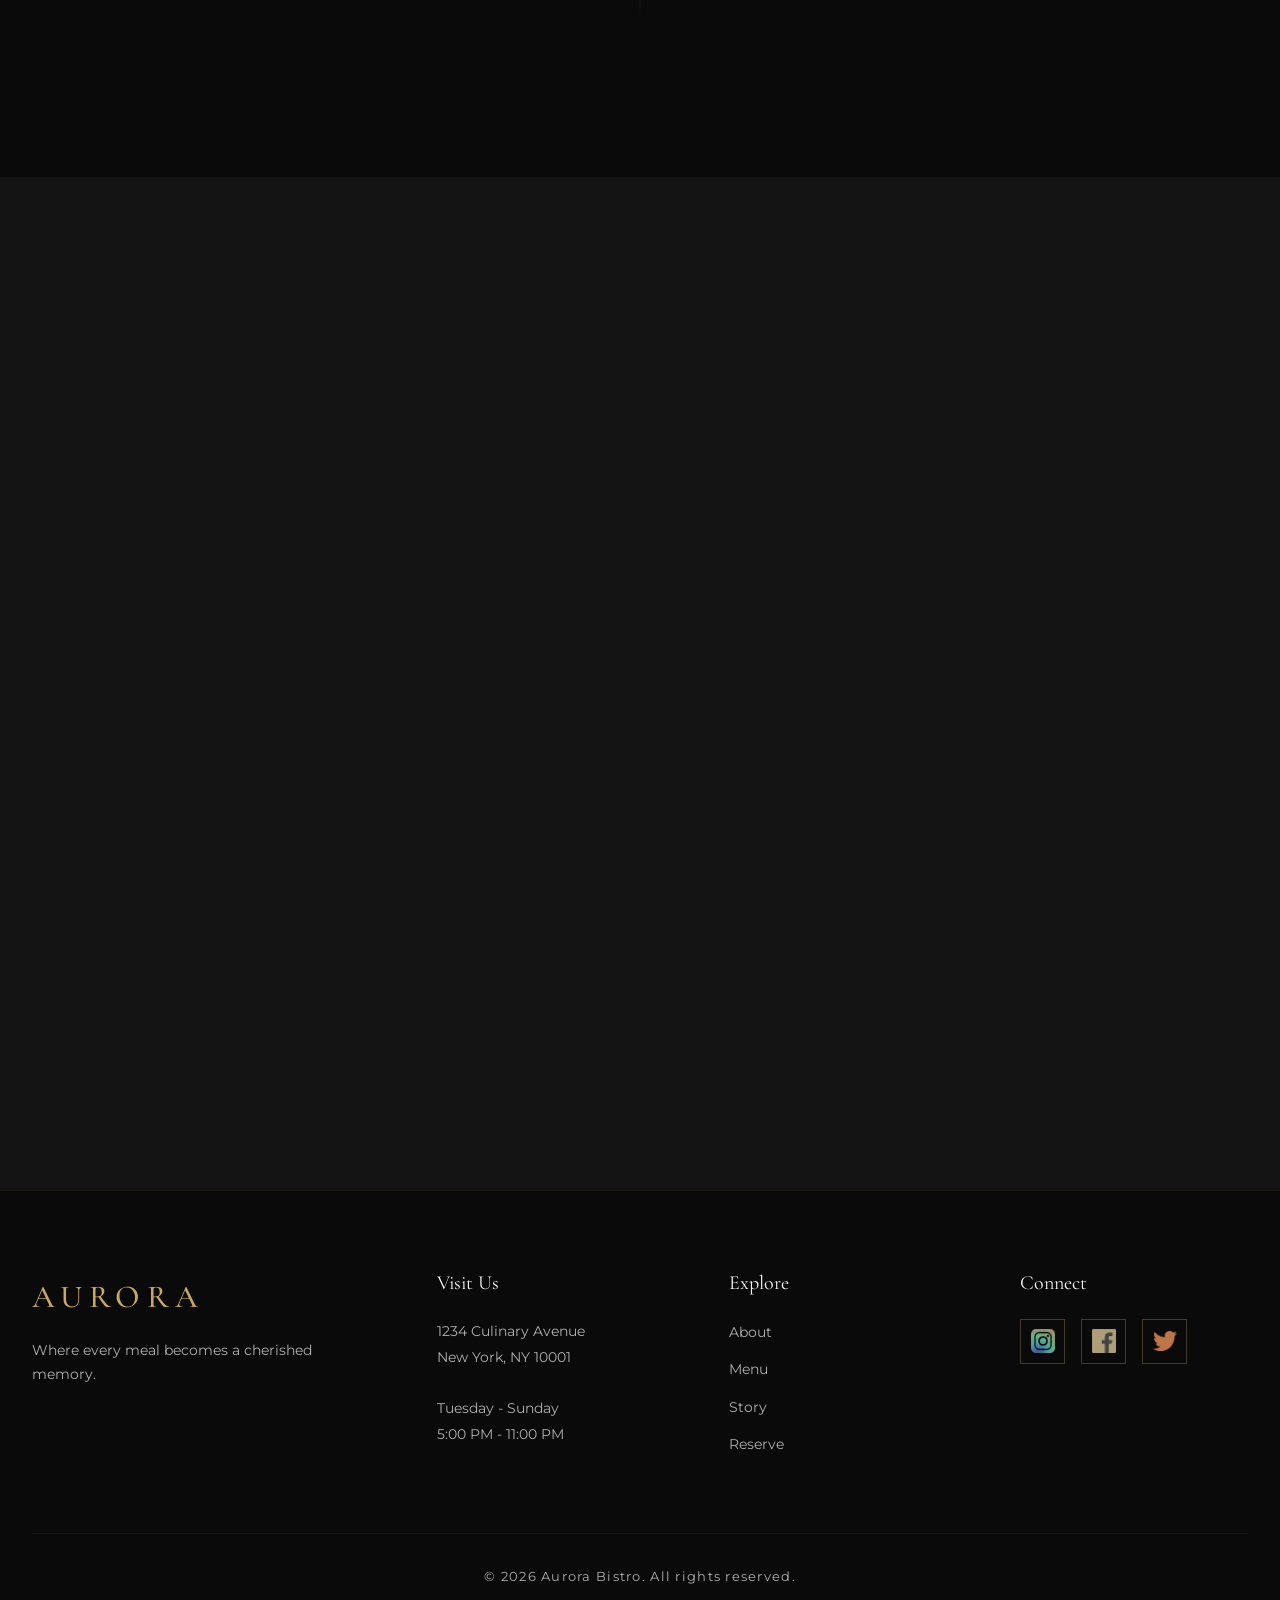
<file: story.html>
<!DOCTYPE html>
<html lang="en">
  <head>
    <meta charset="UTF-8" />
    <meta name="viewport" content="width=device-width, initial-scale=1.0" />
    <meta
      name="description"
      content="Discover the story of Aurora Bistro - from Chef Rossi's dream to a celebrated culinary destination."
    />
    <title>Our Story | AURORA Bistro</title>

    <!-- Google Fonts -->
    <link rel="preconnect" href="https://fonts.googleapis.com" />
    <link rel="preconnect" href="https://fonts.gstatic.com" crossorigin />
    <link
      href="https://fonts.googleapis.com/css2?family=Cormorant+Garamond:ital,wght@0,400;0,500;0,600;0,700;1,400&family=Montserrat:wght@300;400;500;600&display=swap"
      rel="stylesheet"
    />

    <!-- Stylesheets -->
    <link rel="stylesheet" href="css/base.css" />
    <link rel="stylesheet" href="css/components.css" />
    <link rel="stylesheet" href="css/pages/story.css" />
  </head>
  <body>
    <!-- Navigation -->
    <nav class="nav nav-dark" id="nav">
      <a href="index.html" class="nav-logo">AURORA</a>
      <ul class="nav-links">
        <li><a href="about.html">About</a></li>
        <li><a href="menu.html">Menu</a></li>
        <li><a href="story.html" class="active">Story</a></li>
        <li><a href="reservation.html">Reserve</a></li>
      </ul>
      <button class="nav-toggle" id="nav-toggle" aria-label="Toggle menu">
        <span></span>
        <span></span>
        <span></span>
      </button>
    </nav>

    <!-- Mobile Navigation -->
    <div class="mobile-nav" id="mobile-nav">
      <ul class="mobile-nav-links">
        <li><a href="about.html">About</a></li>
        <li><a href="menu.html">Menu</a></li>
        <li><a href="story.html" class="active">Story</a></li>
        <li><a href="reservation.html">Reserve</a></li>
      </ul>
    </div>

    <!-- ============================================
         PAGE HEADER
    ============================================ -->
    <header class="page-header">
      <div class="page-header-bg"></div>
      <div class="container">
        <span class="section-label">The Journey</span>
        <h1 class="page-title">Our Story</h1>
        <p class="page-subtitle">From humble kitchens to a Michelin-starred journey</p>
      </div>
    </header>

    <!-- ============================================
         QUOTE HERO
    ============================================ -->
    <section class="story-quote-section">
      <div class="story-quote-bg"></div>
      <div class="container">
        <blockquote class="story-quote" id="story-quote">
          "Every dish tells a story of passion, heritage, and the pursuit of perfection."
        </blockquote>
        <p class="story-author hidden">Chef Alain Ducasse, Founder</p>
      </div>
    </section>

    <!-- ============================================
         TIMELINE SECTION
    ============================================ -->
    <section class="timeline">
      <div class="container">
        <header class="timeline-header">
          <span class="section-label hidden">Milestones</span>
          <h2 class="timeline-title hidden">The Aurora Journey</h2>
        </header>

        <div class="timeline-wrapper">
          <div class="timeline-line"></div>

          <div class="timeline-item hidden">
            <div class="timeline-marker"></div>
            <div class="timeline-content">
              <span class="timeline-year">1995</span>
              <h3 class="timeline-heading">The Dream Begins</h3>
              <p class="timeline-text">
                A young Alain Ducasse, working in his grandmother's kitchen in Tuscany,
                discovers his passion for creating dishes that bring people together.
              </p>
            </div>
            <div class="timeline-image">
              <img src="images/timeline/1995.png" alt="Chef in grandmother's Tuscan kitchen in 1995" />
            </div>
          </div>

          <div class="timeline-item hidden">
            <div class="timeline-marker"></div>
            <div class="timeline-content">
              <span class="timeline-year">2005</span>
              <h3 class="timeline-heading">World Exploration</h3>
              <p class="timeline-text">
                After a decade training in Michelin-starred kitchens across Europe and Asia,
                Chef Rossi develops his signature style blending Italian heritage with global techniques.
              </p>
            </div>
            <div class="timeline-image">
              <img src="images/timeline/2005.png" alt="World exploration and culinary training in 2005" />
            </div>
          </div>

          <div class="timeline-item hidden">
            <div class="timeline-marker"></div>
            <div class="timeline-content">
              <span class="timeline-year">2015</span>
              <h3 class="timeline-heading">Aurora is Born</h3>
              <p class="timeline-text">
                In a historic building on Culinary Avenue, Aurora Bistro opens its doors.
                The name reflects the beauty of new beginnings and the light of inspiration.
              </p>
            </div>
            <div class="timeline-image">
              <img src="images/timeline/2015.png" alt="Aurora Bistro opens its doors in 2015" />
            </div>
          </div>

          <div class="timeline-item hidden">
            <div class="timeline-marker"></div>
            <div class="timeline-content">
              <span class="timeline-year">2018</span>
              <h3 class="timeline-heading">First Michelin Star</h3>
              <p class="timeline-text">
                Aurora receives its first Michelin star, recognition of the team's dedication
                to excellence and their commitment to creating unforgettable dining experiences.
              </p>
            </div>
            <div class="timeline-image">
              <img src="images/timeline/2018.png" alt="Aurora receives first Michelin star in 2018" />
            </div>
          </div>

          <div class="timeline-item hidden">
            <div class="timeline-marker"></div>
            <div class="timeline-content">
              <span class="timeline-year">Today</span>
              <h3 class="timeline-heading">The Journey Continues</h3>
              <p class="timeline-text">
                Now a beloved culinary destination, Aurora continues to evolve while staying
                true to its founding vision: creating extraordinary experiences through food.
              </p>
            </div>
            <div class="timeline-image">
              <img src="images/timeline/today.png" alt="Aurora Bistro today and the journey continues" />
            </div>
          </div>
        </div>
      </div>
    </section>

    <!-- ============================================
         VISION SECTION
    ============================================ -->
    <section class="vision">
      <div class="container">
        <div class="vision-grid">
          <div class="vision-image hidden">
            <img src="images/vision.png" alt="Aurora Bistro future vision" />
          </div>
          <div class="vision-content">
            <span class="section-label hidden">Looking Forward</span>
            <h2 class="vision-heading hidden">Our Vision</h2>
            <p class="vision-text hidden">
              As we look to the future, our commitment remains unchanged: to create
              moments of joy and connection through exceptional cuisine. We continue
              to push boundaries, explore new techniques, and nurture the next
              generation of culinary talent.
            </p>
            <p class="vision-text hidden">
              Every evening at Aurora is an opportunity to write a new chapter,
              to surprise and delight, and to remind our guests why the shared
              experience of a beautiful meal is one of life's greatest pleasures.
            </p>
          </div>
        </div>
      </div>
    </section>

    <!-- ============================================
         CTA SECTION
    ============================================ -->
    <section class="cta-section">
      <div class="container">
        <div class="cta-content hidden">
          <h2>Be Part of Our Story</h2>
          <p>Join us for an evening you will remember.</p>
          <a href="reservation.html" class="btn btn-gold">Reserve Your Table</a>
        </div>
      </div>
    </section>

    <!-- Footer -->
    <footer class="footer">
      <div class="container">
        <div class="footer-content">
          <div class="footer-brand">
            <div class="footer-logo">AURORA</div>
            <p class="footer-tagline">
              Where every meal becomes a cherished memory.
            </p>
          </div>

          <div class="footer-info">
            <h3 class="footer-heading">Visit Us</h3>
            <address class="footer-address">
              1234 Culinary Avenue<br />
              New York, NY 10001<br /><br />
              Tuesday - Sunday<br />
              5:00 PM - 11:00 PM
            </address>
          </div>

          <div class="footer-nav">
            <h3 class="footer-heading">Explore</h3>
            <ul class="footer-links">
              <li><a href="about.html">About</a></li>
              <li><a href="menu.html">Menu</a></li>
              <li><a href="story.html">Story</a></li>
              <li><a href="reservation.html">Reserve</a></li>
            </ul>
          </div>

          <div class="footer-social">
            <h3 class="footer-heading">Connect</h3>
            <div class="social-links">
              <a href="#" class="social-link" aria-label="Instagram">
                <img src="images/social-media/instagram.png" alt="Instagram" />
              </a>
              <a href="#" class="social-link" aria-label="Facebook">
                <img src="images/social-media/facebook.png" alt="Facebook" />
              </a>
              <a href="#" class="social-link" aria-label="Twitter">
                <img src="images/social-media/twitter.png" alt="Twitter" />
              </a>
            </div>
          </div>
        </div>

        <div class="footer-bottom">
          <p class="footer-copyright">
            &copy; 2026 Aurora Bistro. All rights reserved.
          </p>
        </div>
      </div>
    </footer>

    <!-- JavaScript -->
    <script src="js/main.js"></script>
    <script src="js/pages/story.js"></script>
  </body>
</html>
</file>
<file: css/base.css>
/* ============================================
   BASE CSS - Reset, Variables, Typography
   ============================================ */

/* CSS Reset */
*,
*::before,
*::after {
  margin: 0;
  padding: 0;
  box-sizing: border-box;
}

/* CSS Variables */
:root {
  /* Colors */
  --color-bg: #0a0a0a;
  --color-bg-secondary: #141414;
  --color-bg-tertiary: #1a1a1a;
  --color-gold: #c9a962;
  --color-gold-light: #e3d4a5;
  --color-gold-dark: #a68b4a;
  --color-white: #f5f5f5;
  --color-white-soft: rgba(245, 245, 245, 0.7);
  --color-white-muted: rgba(245, 245, 245, 0.5);
  --color-overlay: rgba(10, 10, 10, 0.85);
  --color-overlay-light: rgba(10, 10, 10, 0.6);

  /* Typography */
  --font-display: "Cormorant Garamond", Georgia, serif;
  --font-body: "Montserrat", -apple-system, sans-serif;

  /* Spacing */
  --spacing-xs: 0.5rem;
  --spacing-sm: 1rem;
  --spacing-md: 2rem;
  --spacing-lg: 4rem;
  --spacing-xl: 6rem;
  --spacing-2xl: 10rem;

  /* Transitions */
  --transition-fast: 0.2s ease;
  --transition-base: 0.3s ease;
  --transition-smooth: 0.4s cubic-bezier(0.25, 0.46, 0.45, 0.94);
  --transition-bounce: 0.5s cubic-bezier(0.68, -0.55, 0.265, 1.55);

  /* Border Radius */
  --radius-sm: 2px;
  --radius-md: 4px;
  --radius-lg: 8px;
}

/* Base Styles */
html {
  scroll-behavior: smooth;
  font-size: 16px;
}

body {
  font-family: var(--font-body);
  background-color: var(--color-bg);
  color: var(--color-white);
  line-height: 1.6;
  overflow-x: hidden;
  -webkit-font-smoothing: antialiased;
  -moz-osx-font-smoothing: grayscale;
}

/* Typography Base */
h1, h2, h3, h4, h5, h6 {
  font-family: var(--font-display);
  font-weight: 400;
  line-height: 1.2;
}

p {
  line-height: 1.7;
}

a {
  color: inherit;
  text-decoration: none;
  transition: color var(--transition-base);
}

img {
  max-width: 100%;
  height: auto;
  display: block;
}

button {
  font-family: inherit;
  cursor: pointer;
}

address {
  font-style: normal;
}

/* Utility Classes */
.container {
  max-width: 1400px;
  margin: 0 auto;
  padding: 0 var(--spacing-md);
}

.hidden {
  opacity: 0;
  transform: translateY(30px);
  transition: opacity 0.8s var(--transition-smooth),
              transform 0.8s var(--transition-smooth);
}

.visible {
  opacity: 1;
  transform: translateY(0);
}

.section-label {
  font-family: var(--font-body);
  font-size: 0.75rem;
  font-weight: 500;
  letter-spacing: 0.3em;
  color: var(--color-gold);
  text-transform: uppercase;
  margin-bottom: 1.5rem;
  display: block;
}

/* Image Placeholders */
.image-placeholder {
  width: 100%;
  height: 100%;
  background: var(--color-bg-secondary);
  border: 1px dashed rgba(201, 169, 98, 0.2);
  display: flex;
  align-items: center;
  justify-content: center;
  font-size: 0.75rem;
  letter-spacing: 0.15em;
  color: rgba(255, 255, 255, 0.15);
  text-transform: uppercase;
}

/* Selection */
::selection {
  background: var(--color-gold);
  color: var(--color-bg);
}

/* Scrollbar */
::-webkit-scrollbar {
  width: 8px;
}

::-webkit-scrollbar-track {
  background: var(--color-bg);
}

::-webkit-scrollbar-thumb {
  background: var(--color-bg-tertiary);
  border-radius: 4px;
}

::-webkit-scrollbar-thumb:hover {
  background: var(--color-gold-dark);
}

/* Focus States */
:focus-visible {
  outline: 2px solid var(--color-gold);
  outline-offset: 2px;
}

/* Responsive Base */
@media (max-width: 768px) {
  html {
    font-size: 15px;
  }

  .container {
    padding: 0 1.25rem;
  }
}
</file>
<file: css/components.css>
/* ============================================
   COMPONENTS CSS - Reusable UI Components
   ============================================ */

/* ============================================
   NAVIGATION
   ============================================ */
.nav {
  position: fixed;
  top: 0;
  left: 0;
  right: 0;
  z-index: 1000;
  padding: 1.5rem 2rem;
  display: flex;
  justify-content: space-between;
  align-items: center;
  background: linear-gradient(to bottom, rgba(10, 10, 10, 0.9) 0%, transparent 100%);
  transition: background var(--transition-smooth), padding var(--transition-base);
}

.nav.scrolled {
  background: rgba(10, 10, 10, 0.95);
  backdrop-filter: blur(10px);
  padding: 1rem 2rem;
}

.nav-dark {
  background: rgba(10, 10, 10, 0.95);
  backdrop-filter: blur(10px);
}

.nav-logo {
  font-family: var(--font-display);
  font-size: 1.5rem;
  font-weight: 600;
  color: var(--color-gold);
  letter-spacing: 0.2em;
  text-decoration: none;
  display: inline-block;
  animation: heartbeat 2.4s ease-in-out infinite;
}

.nav-links {
  display: flex;
  gap: 2.5rem;
  list-style: none;
}

.nav-links a {
  color: var(--color-white);
  text-decoration: none;
  font-size: 0.85rem;
  font-weight: 400;
  letter-spacing: 0.1em;
  text-transform: uppercase;
  position: relative;
  transition: color var(--transition-base);
}

.nav-links a::after {
  content: "";
  position: absolute;
  bottom: -4px;
  left: 0;
  width: 0;
  height: 1px;
  background: var(--color-gold);
  transition: width var(--transition-smooth);
}

.nav-links a:hover,
.nav-links a.active {
  color: var(--color-gold);
}

.nav-links a:hover::after,
.nav-links a.active::after {
  width: 100%;
}

/* Mobile Nav Toggle */
.nav-toggle {
  display: none;
  flex-direction: column;
  justify-content: center;
  align-items: center;
  width: 40px;
  height: 40px;
  background: transparent;
  border: none;
  cursor: pointer;
  gap: 6px;
  z-index: 1001;
}

.nav-toggle span {
  display: block;
  width: 24px;
  height: 2px;
  background: var(--color-white);
  transition: all var(--transition-base);
}

.nav-toggle.active span:nth-child(1) {
  transform: rotate(45deg) translate(5px, 5px);
}

.nav-toggle.active span:nth-child(2) {
  opacity: 0;
}

.nav-toggle.active span:nth-child(3) {
  transform: rotate(-45deg) translate(6px, -6px);
}

/* Mobile Navigation */
.mobile-nav {
  position: fixed;
  top: 0;
  left: 0;
  right: 0;
  bottom: 0;
  background: var(--color-bg);
  z-index: 999;
  display: flex;
  align-items: center;
  justify-content: center;
  opacity: 0;
  visibility: hidden;
  transition: opacity var(--transition-smooth), visibility var(--transition-smooth);
}

.mobile-nav.active {
  opacity: 1;
  visibility: visible;
}

.mobile-nav-links {
  list-style: none;
  text-align: center;
}

.mobile-nav-links li {
  margin: 2rem 0;
  opacity: 0;
  transform: translateY(20px);
  transition: all var(--transition-smooth);
}

.mobile-nav.active .mobile-nav-links li {
  opacity: 1;
  transform: translateY(0);
}

.mobile-nav.active .mobile-nav-links li:nth-child(1) { transition-delay: 0.1s; }
.mobile-nav.active .mobile-nav-links li:nth-child(2) { transition-delay: 0.2s; }
.mobile-nav.active .mobile-nav-links li:nth-child(3) { transition-delay: 0.3s; }
.mobile-nav.active .mobile-nav-links li:nth-child(4) { transition-delay: 0.4s; }

.mobile-nav-links a {
  font-family: var(--font-display);
  font-size: 2rem;
  color: var(--color-white);
  text-decoration: none;
  transition: color var(--transition-base);
}

.mobile-nav-links a:hover,
.mobile-nav-links a.active {
  color: var(--color-gold);
}

/* ============================================
   BUTTONS
   ============================================ */
.btn {
  display: inline-block;
  padding: 1rem 3rem;
  font-family: var(--font-body);
  font-size: 0.85rem;
  font-weight: 500;
  letter-spacing: 0.2em;
  text-transform: uppercase;
  text-decoration: none;
  color: var(--color-gold);
  border: 1px solid var(--color-gold);
  background: transparent;
  cursor: pointer;
  position: relative;
  overflow: hidden;
  transition: color var(--transition-smooth);
}

.btn::before {
  content: "";
  position: absolute;
  top: 0;
  left: -100%;
  width: 100%;
  height: 100%;
  background: var(--color-gold);
  transition: left var(--transition-smooth);
  z-index: -1;
}

.btn:hover {
  color: var(--color-bg);
}

.btn:hover::before {
  left: 0;
}

.btn-gold {
  color: var(--color-bg);
  background: var(--color-gold);
  border-color: var(--color-gold);
}

.btn-gold::before {
  background: var(--color-gold-light);
}

.btn-gold:hover {
  color: var(--color-bg);
  box-shadow: 0 10px 30px rgba(201, 169, 98, 0.3);
}

/* ============================================
   PAGE HEADER
   ============================================ */
.page-header {
  position: relative;
  padding: var(--spacing-2xl) 0 var(--spacing-xl);
  text-align: center;
  overflow: hidden;
}

.page-header-bg {
  position: absolute;
  inset: 0;
  background: linear-gradient(135deg, #1a1a1a 0%, #0d0d0d 50%, #1a1512 100%);
  z-index: -1;
}

.page-header-bg::after {
  content: "";
  position: absolute;
  inset: 0;
  background: radial-gradient(ellipse at center top, transparent 0%, var(--color-bg) 80%);
}

.page-title {
  font-size: clamp(3rem, 8vw, 6rem);
  letter-spacing: 0.15em;
  margin-bottom: 1rem;
}

.page-subtitle {
  font-size: 1.1rem;
  color: var(--color-white-soft);
  max-width: 500px;
  margin: 0 auto;
  opacity: 100;
}

/* ============================================
   CTA SECTION
   ============================================ */
.cta-section {
  padding: var(--spacing-xl) 0;
  background: var(--color-bg-secondary);
  text-align: center;
}

.cta-content h2 {
  font-size: clamp(2rem, 5vw, 3.5rem);
  margin-bottom: 1rem;
}

.cta-content p {
  font-size: 1.1rem;
  color: var(--color-white-soft);
  margin-bottom: 2rem;
}

/* ============================================
   FOOTER
   ============================================ */
.footer {
  padding: 5rem 0 3rem;
  background: var(--color-bg);
  border-top: 1px solid rgba(201, 169, 98, 0.1);
}

.footer-content {
  display: grid;
  grid-template-columns: 1.5fr repeat(3, 1fr);
  gap: 4rem;
  margin-bottom: 4rem;
}

.footer-brand {
  text-align: left;
}

.footer-logo {
  font-family: var(--font-display);
  font-size: 2rem;
  font-weight: 500;
  color: var(--color-gold);
  letter-spacing: 0.2em;
  margin-bottom: 1rem;
}

.footer-tagline {
  color: var(--color-white-soft);
  font-size: 0.9rem;
  line-height: 1.7;
}

.footer-heading {
  font-family: var(--font-display);
  font-size: 1.25rem;
  margin-bottom: 1.5rem;
  color: var(--color-white);
}

.footer-address {
  color: var(--color-white-soft);
  font-size: 0.9rem;
  line-height: 1.8;
}

.footer-links {
  list-style: none;
}

.footer-links li {
  margin-bottom: 0.75rem;
}

.footer-links a {
  color: var(--color-white-soft);
  font-size: 0.9rem;
  transition: color var(--transition-base);
}

.footer-links a:hover {
  color: var(--color-gold);
}

.social-links {
  display: flex;
  gap: 1rem;
}

.social-link {
  width: 45px;
  height: 45px;
  border: 1px solid rgba(201, 169, 98, 0.3);
  display: flex;
  align-items: center;
  justify-content: center;
  text-decoration: none;
  transition: all var(--transition-smooth);
  overflow: hidden;
}

.social-link img {
  width: 24px;
  height: 24px;
  object-fit: contain;
  transition: filter var(--transition-smooth);
  filter: brightness(0.9) invert(0.8);
}

.social-link:hover {
  background: var(--color-gold);
  border-color: var(--color-gold);
  transform: translateY(-5px);
}

.social-link:hover img {
  filter: brightness(1) invert(0);
}

.footer-bottom {
  text-align: center;
  padding-top: 2rem;
  border-top: 1px solid rgba(255, 255, 255, 0.05);
}

.footer-copyright {
  font-size: 0.8rem;
  color: var(--color-white-soft);
  letter-spacing: 0.1em;
}

/* ============================================
   ANIMATIONS
   ============================================ */
@keyframes fadeSlideUp {
  from {
    opacity: 0;
    transform: translateY(30px);
  }
  to {
    opacity: 1;
    transform: translateY(0);
  }
}

@keyframes fadeIn {
  to {
    opacity: 1;
  }
}

@keyframes shimmer {
  0% {
    transform: translateX(-100%);
  }
  100% {
    transform: translateX(100%);
  }
}

@keyframes pulse {
  0%, 100% {
    box-shadow: 0 0 0 0 rgba(201, 169, 98, 0.4);
  }
  50% {
    box-shadow: 0 0 0 15px rgba(201, 169, 98, 0);
  }
}

@keyframes heartbeat {
  0%, 100% {
    transform: scale(1);
  }
  14% {
    transform: scale(1.08);
  }
  28% {
    transform: scale(0.97);
  }
  42% {
    transform: scale(1.05);
  }
  70% {
    transform: scale(1);
  }
}

/* ============================================
   RESPONSIVE
   ============================================ */
@media (max-width: 1024px) {
  .footer-content {
    grid-template-columns: 1fr 1fr;
    gap: 3rem;
  }
}

@media (max-width: 768px) {
  .nav-links {
    display: none;
  }

  .nav-toggle {
    display: flex;
  }

  .footer-content {
    grid-template-columns: 1fr;
    gap: 2.5rem;
    text-align: center;
  }

  .footer-brand {
    text-align: center;
  }

  .social-links {
    justify-content: center;
  }

  .page-header {
    padding: 8rem 0 4rem;
  }
}

@media (max-width: 480px) {
  .nav {
    padding: 1rem 1.25rem;
  }

  .btn {
    padding: 0.875rem 2rem;
    font-size: 0.75rem;
  }
}
/* ============================================
   PROMO POPUP
============================================ */
.popup-overlay {
  position: fixed;
  inset: 0;
  background: var(--color-overlay);
  display: flex;
  align-items: center;
  justify-content: center;
  opacity: 0;
  visibility: hidden;
  transition: opacity var(--transition-smooth),
              visibility var(--transition-smooth);
  z-index: 9999;
}

.popup-overlay.active {
  opacity: 1;
  visibility: visible;
}

.popup {
  background: var(--color-bg-secondary);
  padding: 3rem;
  max-width: 420px;
  width: 90%;
  text-align: center;
  border-radius: var(--radius-lg);
  transform: scale(0.85);
  opacity: 0;
  transition: transform var(--transition-smooth),
              opacity var(--transition-smooth);
}

.popup-overlay.active .popup {
  transform: scale(1);
  opacity: 1;
}

.popup h2 {
  font-family: var(--font-display);
  font-size: 2rem;
  margin-bottom: 1rem;
}

.popup p {
  color: var(--color-white-soft);
  margin-bottom: 2rem;
}

.popup-close {
  position: absolute;
  top: 16px;
  right: 20px;
  background: none;
  border: none;
  color: var(--color-white);
  font-size: 1.8rem;
  cursor: pointer;
}

/* ============================================
   SCROLL PROGRESS BAR
============================================ */
.scroll-progress {
  position: fixed;
  top: 0;
  left: 0;
  width: 100%;
  height: 3px;
  background: rgba(255, 255, 255, 0.05);
  z-index: 2000;
}

.scroll-progress-bar {
  height: 100%;
  width: 0%;
  background: linear-gradient(
    90deg,
    var(--color-gold),
    var(--color-gold-light)
  );
  transition: width 0.1s linear;
}

.horizontal-section{
  position: relative;
  height: 100vh;
  overflow: hidden;
}

.horizontal-track{
  display: flex;
  height: 100%;
  width: 400vw;
  transition: transform 0.1s linear;
}
.horizontal-panel{
  height: 100vh;
  width: 100vw;
  position: relative;
  flex-shrink: 0;
  overflow: hidden;
}
.horizontal-panel img{
  width: 100%;
  height: 100%;
  object-fit: cover;
}
.horizontal-panel h2{
  position: absolute;
  bottom: 10%;
  left: 10%;
  font-family: var(--font-display);
  font-size: clamp(2.5rem, 6vw, 4rem);
  color: var(--color-gold);
  letter-spacing: 0.5em;
}
</file>
<file: css/pages/home.css>
/* ============================================
   HOME PAGE STYLES
   ============================================ */

/* ============================================
   HERO SECTION
   ============================================ */
.hero {
  min-height: 100vh;
  display: flex;
  align-items: center;
  justify-content: center;
  position: relative;
  overflow: hidden;
}

.hero-image {
  position: absolute;
  inset: 0;
  z-index: -1;
  overflow: hidden;
  background: #0d0d0d;
}

.hero-image::after {
  content: "";
  position: absolute;
  inset: 0;
  background: radial-gradient(ellipse at center, rgba(0, 0, 0, 0.2) 0%, transparent 65%);
  pointer-events: none;
}

.hero-image img {
  width: 100%;
  height: 100%;
  object-fit: cover;
  display: block;
  filter: brightness(0.75);
  transform: scale(1.04);
}

.hero-content {
  text-align: center;
  z-index: 1;
}

.hero-title {
  color: #E5C47D;
  font-family: var(--font-display);
  font-size: clamp(3rem, 10vw, 8rem);
  font-weight: 400;
  letter-spacing: 0.3em;
  margin-bottom: 1rem;
  overflow: hidden;
}

.hero-title .letter {
  display: inline-block;
  opacity: 0;
  transform: translateY(100%);
  animation: letterReveal 0.6s var(--transition-smooth) forwards;
}

.hero-tagline {
  font-size: clamp(1rem, 2vw, 1.25rem);
  font-weight: 300;
  letter-spacing: 0.2em;
  color: var(--color-white-soft);
  margin-bottom: 3rem;
}

.hero-tagline .letter {
  display: inline;
  opacity: 0;
  animation: letterReveal 0.6s var(--transition-smooth) forwards;
}

.hero .btn {
  opacity: 0;
  animation: fadeSlideUp ease 1s forwards;
}

/* Scroll Indicator */
.scroll-indicator {
  position: absolute;
  bottom: 2rem;
  left: 50%;
  transform: translateX(-50%);
  display: flex;
  flex-direction: column;
  align-items: center;
  gap: 0.5rem;
  opacity: 0;
  animation: fadeIn 1s ease 2s forwards;
}

.scroll-indicator span {
  font-size: 0.7rem;
  letter-spacing: 0.2em;
  color: var(--color-white-soft);
}

.scroll-line {
  width: 1px;
  height: 60px;
  background: linear-gradient(to bottom, var(--color-gold), transparent);
  animation: scrollPulse 2s ease-in-out infinite;
}

@keyframes letterReveal {
  to {
    opacity: 1;
    transform: translateY(0);
  }
}

@keyframes fadeSlideUp {
  from {
    opacity: 0;
    transform: translateY(20px);
  }
  to {
    opacity: 1;
    transform: translateY(0);
  }
}

@keyframes fadeIn {
  to {
    opacity: 1;
  }
}

@keyframes scrollPulse {
  0%, 100% {
    transform: scaleY(1);
    opacity: 1;
  }
  50% {
    transform: scaleY(0.5);
    opacity: 0.5;
  }
}

/* ============================================
   FEATURED SECTION
   ============================================ */
.featured {
  padding: var(--spacing-xl) 0;
  background: var(--color-bg);
}

.featured-grid {
  display: grid;
  grid-template-columns: repeat(3, 1fr);
  gap: 2rem;
}

.featured-card {
  display: flex;
  flex-direction: column;
  align-items: center;
  text-align: center;
  padding: 3rem 2rem;
  background: var(--color-bg-secondary);
  border: 1px solid rgba(201, 169, 98, 0.1);
  transition: all var(--transition-smooth);
}

.featured-card:hover {
  border-color: var(--color-gold);
  transform: translateY(-10px);
}

.featured-icon {
  margin-bottom: 2rem;
  color: var(--color-gold);
  transition: transform var(--transition-smooth);
}

.featured-card:hover .featured-icon {
  transform: scale(1.1);
}

.featured-card h3 {
  font-family: var(--font-display);
  font-size: 1.5rem;
  margin-bottom: 1rem;
  transition: color var(--transition-base);
}

.featured-card:hover h3 {
  color: var(--color-gold);
}

.featured-card p {
  font-size: 0.95rem;
  color: var(--color-white-soft);
  line-height: 1.7;
}

/* ============================================
   QUOTE SECTION
   ============================================ */
.quote-section {
  padding: var(--spacing-xl) 0;
  background: var(--color-bg-secondary);
  text-align: center;
}

.home-quote {
  font-family: var(--font-display);
  font-size: clamp(1.5rem, 4vw, 2.5rem);
  font-style: italic;
  line-height: 1.4;
  max-width: 800px;
  margin: 0 auto 2rem;
  color: var(--color-white);
}

.quote-author {
  font-size: 0.85rem;
  letter-spacing: 0.2em;
  color: var(--color-gold);
  text-transform: uppercase;
}

/* ============================================
   RESPONSIVE
   ============================================ */
@media (max-width: 1024px) {
  .featured-grid {
    grid-template-columns: 1fr;
    max-width: 500px;
    margin: 0 auto;
  }
}

@media (max-width: 768px) {
  .hero-title {
    letter-spacing: 0.15em;
  }

  .hero-tagline {
    letter-spacing: 0.1em;
    padding: 0 1rem;
  }

  .featured {
    padding: var(--spacing-lg) 0;
  }

  .featured-card {
    padding: 2rem 1.5rem;
  }

  .quote-section {
    padding: var(--spacing-lg) 0;
  }
}

/* ============================================
   HERO SLIDER
============================================ */

.hero-slider {
  position: absolute;
  inset: 0;
  z-index: -1;
}

.hero-track {
  display: flex;
  height: 100%;
  width: 100%;
  transition: transform 0.7s ease;
}

.hero-slide {
  min-width: 100%;
  height: 100%;
}

.hero-slide img {
  width: 100%;
  height: 100%;
  object-fit: cover;
}
</file>
<file: css/pages/about.css>
/* ============================================
   ABOUT PAGE STYLES
   ============================================ */

/* ============================================
   PHILOSOPHY SECTION
   ============================================ */
.philosophy {
  padding: var(--spacing-xl) 0;
  background: var(--color-bg);
}

.philosophy-grid {
  display: grid;
  grid-template-columns: 1fr 1fr;
  gap: 6rem;
  align-items: center;
}

.philosophy-heading {
  font-size: clamp(2.5rem, 5vw, 4rem);
  line-height: 1.2;
  margin-bottom: 2rem;
}

.philosophy-text p {
  font-size: 1rem;
  color: var(--color-white-soft);
  line-height: 1.9;
  margin-bottom: 1.5rem;
}

.philosophy-image {
  aspect-ratio: 4/5;
  position: relative;
  overflow: hidden;
}

.philosophy-slider {
  position: relative;
  width: 100%;
  height: 100%;
  border: 1px solid rgba(201, 169, 98, 0.15);
  background: var(--color-bg-secondary);
  overflow: hidden;
}

.philosophy-slide {
  position: absolute;
  inset: 0;
  opacity: 0;
  transform: scale(1.02);
  transition: opacity 0.6s ease, transform 0.6s ease;
}

.philosophy-slide img {
  width: 100%;
  height: 100%;
  object-fit: cover;
  display: block;
}

.philosophy-slide.active {
  opacity: 1;
  transform: scale(1);
  z-index: 1;
}

.philosophy-control {
  position: absolute;
  top: 50%;
  transform: translateY(-50%);
  width: 42px;
  height: 42px;
  border-radius: 50%;
  border: 1px solid rgba(201, 169, 98, 0.4);
  background: rgba(0, 0, 0, 0.35);
  color: var(--color-gold);
  display: grid;
  place-items: center;
  cursor: pointer;
  transition: background var(--transition-smooth), border-color var(--transition-smooth);
  backdrop-filter: blur(4px);
}

.philosophy-control:hover {
  background: rgba(0, 0, 0, 0.55);
  border-color: var(--color-gold);
}

.philosophy-prev { left: 1rem; }
.philosophy-next { right: 1rem; }

.philosophy-dots {
  position: absolute;
  bottom: 1rem;
  left: 50%;
  transform: translateX(-50%);
  display: flex;
  gap: 0.5rem;
}

.philosophy-dot {
  width: 10px;
  height: 10px;
  border-radius: 50%;
  border: 1px solid rgba(201, 169, 98, 0.6);
  background: transparent;
  cursor: pointer;
  transition: background var(--transition-smooth), transform var(--transition-smooth);
}

.philosophy-dot.active,
.philosophy-dot:hover {
  background: var(--color-gold);
  transform: scale(1.1);
}

/* ============================================
   VALUES SECTION
   ============================================ */
.values {
  padding: var(--spacing-xl) 0;
  background: var(--color-bg-secondary);
}

.values-header {
  text-align: center;
  margin-bottom: 4rem;
}

.values-title {
  font-size: clamp(2.5rem, 5vw, 4rem);
}

.values-grid {
  display: grid;
  grid-template-columns: repeat(4, 1fr);
  gap: 2rem;
}

.value-card {
  padding: 2.5rem 2rem;
  background: var(--color-bg);
  border: 1px solid rgba(201, 169, 98, 0.1);
  text-align: center;
  transition: all var(--transition-smooth);
}

.value-card:hover {
  border-color: var(--color-gold);
  transform: translateY(-5px);
}

.value-number {
  display: block;
  font-family: var(--font-display);
  font-size: 3rem;
  color: var(--color-gold);
  opacity: 0.3;
  margin-bottom: 1rem;
}

.value-name {
  font-family: var(--font-display);
  font-size: 1.5rem;
  margin-bottom: 1rem;
  transition: color var(--transition-base);
}

.value-card:hover .value-name {
  color: var(--color-gold);
}

.value-description {
  font-size: 0.9rem;
  color: var(--color-white-soft);
  line-height: 1.7;
}

/* ============================================
   TEAM SECTION
   ============================================ */
.team {
  padding: var(--spacing-xl) 0;
  background: var(--color-bg);
}

.team-header {
  text-align: center;
  margin-bottom: 4rem;
}

.team-title {
  font-size: clamp(2.5rem, 5vw, 4rem);
}

.team-grid {
  display: grid;
  grid-template-columns: repeat(3, 1fr);
  gap: 3rem;
}

.team-card {
  text-align: center;
}

.team-image {
  aspect-ratio: 3/4;
  background: var(--color-bg-secondary);
  border: 1px solid rgba(201, 169, 98, 0.15);
  overflow: hidden;
  margin-bottom: 1.5rem;
  position: relative;
  transition: border-color var(--transition-smooth);
}

.team-image img {
  width: 100%;
  height: 100%;
  object-fit: cover;
  display: block;
  transition: transform var(--transition-smooth), filter var(--transition-smooth);
}

.team-card:hover .team-image {
  border-color: var(--color-gold);
}

.team-card:hover .team-image img {
  transform: scale(1.03);
}

.team-name {
  font-family: var(--font-display);
  font-size: 1.5rem;
  margin-bottom: 0.5rem;
}

.team-role {
  display: block;
  font-size: 0.8rem;
  letter-spacing: 0.15em;
  color: var(--color-gold);
  text-transform: uppercase;
  margin-bottom: 1rem;
}

.team-bio {
  font-size: 0.9rem;
  color: var(--color-white-soft);
  line-height: 1.7;
}

/* ============================================
   RESPONSIVE
   ============================================ */
@media (max-width: 1024px) {
  .philosophy-grid {
    grid-template-columns: 1fr;
    gap: 4rem;
  }

  .philosophy-image {
    max-width: 500px;
    margin: 0 auto;
    order: -1;
  }

  .values-grid {
    grid-template-columns: repeat(2, 1fr);
  }

  .team-grid {
    grid-template-columns: 1fr;
    max-width: 400px;
    margin: 0 auto;
  }
}

@media (max-width: 768px) {
  .philosophy,
  .values,
  .team {
    padding: var(--spacing-lg) 0;
  }

  .values-grid {
    grid-template-columns: 1fr;
    max-width: 400px;
    margin: 0 auto;
  }
}
</file>
<file: css/pages/menu.css>
/* ============================================
   MENU PAGE STYLES
   ============================================ */

/* ============================================
   MENU NAVIGATION
   ============================================ */
.menu-nav-wrapper {
  position: sticky;
  top: 70px;
  z-index: 100;
  background: var(--color-bg);
  border-bottom: 1px solid rgba(201, 169, 98, 0.1);
  padding: 1rem 0;
}

.menu-nav {
  display: flex;
  justify-content: center;
  gap: 1rem;
  max-width: 800px;
  margin: 0 auto;
  padding: 0 2rem;
}

.menu-nav-btn {
  padding: 0.75rem 1.5rem;
  font-family: var(--font-body);
  font-size: 0.8rem;
  font-weight: 500;
  letter-spacing: 0.15em;
  text-transform: uppercase;
  color: var(--color-white-soft);
  background: transparent;
  border: 1px solid transparent;
  cursor: pointer;
  transition: all var(--transition-base);
}

.menu-nav-btn:hover {
  color: var(--color-gold);
}

.menu-nav-btn.active {
  color: var(--color-gold);
  border-color: var(--color-gold);
}

/* ============================================
   MENU SECTIONS
   ============================================ */
.menu-content {
  padding: var(--spacing-lg) 0;
  background: var(--color-bg);
}

.menu-section {
  display: none;
}

.menu-section.active {
  display: block;
}

.menu-grid {
  display: grid;
  grid-template-columns: repeat(2, 1fr);
  gap: 3rem;
}

.menu-grid-beverages {
  max-width: 800px;
  margin: 0 auto;
}

/* ============================================
   MENU ITEMS
   ============================================ */
.menu-item {
  display: flex;
  gap: 2rem;
  padding: 2rem;
  background: var(--color-bg-secondary);
  border: 1px solid rgba(201, 169, 98, 0.1);
  transition: all var(--transition-smooth);
}

.menu-item:hover {
  border-color: var(--color-gold);
  transform: translateY(-5px);
}

.menu-item-image {
  width: 180px;
  height: 140px;
  flex-shrink: 0;
  overflow: hidden;
}

.menu-item-image .image-placeholder {
  width: 100%;
  height: 100%;
  transition: transform var(--transition-smooth);
}

.menu-item:hover .menu-item-image .image-placeholder {
  transform: scale(1.05);
}

.menu-item-content {
  flex: 1;
  display: flex;
  flex-direction: column;
}

.menu-item-header {
  display: flex;
  justify-content: space-between;
  align-items: flex-start;
  margin-bottom: 0.75rem;
  gap: 1rem;
}

.menu-item-name {
  font-family: var(--font-display);
  font-size: 1.35rem;
  font-weight: 500;
  line-height: 1.2;
  transition: color var(--transition-base);
}

.menu-item:hover .menu-item-name {
  color: var(--color-gold);
}

.menu-item-price {
  font-family: var(--font-display);
  font-size: 1.25rem;
  color: var(--color-gold);
  white-space: nowrap;
}

.menu-item-description {
  font-size: 0.9rem;
  color: var(--color-white-soft);
  line-height: 1.6;
}

/* Beverage Items */
.menu-item-beverage {
  flex-direction: column;
  gap: 0;
}

.menu-item-beverage .menu-item-content {
  padding: 0;
}

/* ============================================
   RESPONSIVE
   ============================================ */
@media (max-width: 1024px) {
  .menu-grid {
    grid-template-columns: 1fr;
    max-width: 600px;
    margin: 0 auto;
  }
}

@media (max-width: 768px) {
  .menu-nav-wrapper {
    top: 60px;
  }

  .menu-nav {
    flex-wrap: wrap;
    gap: 0.5rem;
    padding: 0 1rem;
  }

  .menu-nav-btn {
    padding: 0.5rem 1rem;
    font-size: 0.75rem;
  }

  .menu-content {
    padding: var(--spacing-md) 0;
  }

  .menu-item {
    flex-direction: column;
    gap: 1.5rem;
    padding: 1.5rem;
  }

  .menu-item-image {
    width: 100%;
    height: 200px;
  }
}

@media (max-width: 480px) {
  .menu-nav-btn {
    flex: 1 1 calc(50% - 0.5rem);
    text-align: center;
  }
}
</file>
<file: css/pages/reservation.css>
/* ============================================
   RESERVATION PAGE STYLES
   ============================================ */

/* ============================================
   RESERVATION SECTION
   ============================================ */
.reservation-section {
  padding: var(--spacing-xl) 0;
  background: var(--color-bg);
}

.reservation-grid {
  display: grid;
  grid-template-columns: 1.5fr 1fr;
  gap: 4rem;
  align-items: start;
}

/* ============================================
   RESERVATION FORM
   ============================================ */
.reservation-form-wrapper {
  background: var(--color-bg-secondary);
  padding: 3rem;
  border: 1px solid rgba(201, 169, 98, 0.1);
}

.reservation-form {
  display: flex;
  flex-direction: column;
  gap: 1.5rem;
}

.form-row {
  display: grid;
  grid-template-columns: 1fr 1fr;
  gap: 1.5rem;
}

.form-group {
  display: flex;
  flex-direction: column;
  gap: 0.5rem;
}

.form-group-full {
  grid-column: 1 / -1;
}

.form-group label {
  font-size: 0.8rem;
  font-weight: 500;
  letter-spacing: 0.1em;
  text-transform: uppercase;
  color: var(--color-white-soft);
}

.form-group input,
.form-group select,
.form-group textarea {
  padding: 1rem;
  font-family: var(--font-body);
  font-size: 1rem;
  color: var(--color-white);
  background: var(--color-bg);
  border: 1px solid rgba(201, 169, 98, 0.2);
  transition: border-color var(--transition-base);
}

.form-group input:focus,
.form-group select:focus,
.form-group textarea:focus {
  outline: none;
  border-color: var(--color-gold);
}

.form-group select {
  cursor: pointer;
  appearance: none;
  background-image: url("data:image/svg+xml,%3Csvg xmlns='http://www.w3.org/2000/svg' width='12' height='12' fill='%23c9a962' viewBox='0 0 16 16'%3E%3Cpath d='M8 11L3 6h10l-5 5z'/%3E%3C/svg%3E");
  background-repeat: no-repeat;
  background-position: right 1rem center;
}

.form-group select option {
  background: var(--color-bg);
  color: var(--color-white);
}

.form-group textarea {
  resize: vertical;
  min-height: 120px;
}

.form-group input::placeholder,
.form-group textarea::placeholder {
  color: var(--color-white-muted);
}

.btn-submit {
  margin-top: 1rem;
  width: 100%;
}

/* ============================================
   INFO SIDEBAR
   ============================================ */
.reservation-info {
  display: flex;
  flex-direction: column;
  gap: 2rem;
}

.info-card {
  padding: 2rem;
  background: var(--color-bg-secondary);
  border: 1px solid rgba(201, 169, 98, 0.1);
}

.info-card h3 {
  font-family: var(--font-display);
  font-size: 1.25rem;
  margin-bottom: 1.5rem;
  color: var(--color-gold);
}

.info-list {
  list-style: none;
}

.info-list li {
  display: flex;
  justify-content: space-between;
  padding: 0.75rem 0;
  border-bottom: 1px solid rgba(255, 255, 255, 0.05);
  font-size: 0.9rem;
}

.info-list li:last-child {
  border-bottom: none;
}

.info-list li span:first-child {
  color: var(--color-white-soft);
}

.info-text {
  font-size: 0.9rem;
  color: var(--color-white-soft);
  line-height: 1.7;
  margin-bottom: 1rem;
}

.info-contact {
  margin-bottom: 0.5rem;
}

.info-contact a {
  color: var(--color-gold);
  font-size: 0.9rem;
  transition: color var(--transition-base);
}

.info-contact a:hover {
  color: var(--color-gold-light);
}

.info-address {
  font-size: 0.9rem;
  color: var(--color-white-soft);
  line-height: 1.7;
  margin-bottom: 1.5rem;
}

.map-placeholder {
  aspect-ratio: 16/9;
  background: var(--color-bg);
  border: 1px dashed rgba(201, 169, 98, 0.2);
  display: flex;
  align-items: center;
  justify-content: center;
  font-size: 0.75rem;
  letter-spacing: 0.15em;
  color: rgba(255, 255, 255, 0.15);
}

/* ============================================
   CONFIRMATION MODAL
   ============================================ */
.modal {
  position: fixed;
  inset: 0;
  z-index: 2000;
  display: flex;
  align-items: center;
  justify-content: center;
  opacity: 0;
  visibility: hidden;
  transition: all var(--transition-smooth);
}

.modal.active {
  opacity: 1;
  visibility: visible;
}

.modal-overlay {
  position: absolute;
  inset: 0;
  background: rgba(0, 0, 0, 0.8);
  backdrop-filter: blur(5px);
}

.modal-content {
  position: relative;
  background: var(--color-bg-secondary);
  padding: 4rem;
  max-width: 500px;
  width: 90%;
  text-align: center;
  border: 1px solid rgba(201, 169, 98, 0.2);
  transform: translateY(20px);
  transition: transform var(--transition-smooth);
}

.modal.active .modal-content {
  transform: translateY(0);
}

.modal-icon {
  color: var(--color-gold);
  margin-bottom: 2rem;
}

.modal-title {
  font-family: var(--font-display);
  font-size: 2rem;
  margin-bottom: 1rem;
}

.modal-text {
  color: var(--color-white-soft);
  margin-bottom: 2rem;
}

.modal-details {
  background: var(--color-bg);
  padding: 1.5rem;
  margin-bottom: 2rem;
  text-align: left;
}

.modal-details p {
  display: flex;
  justify-content: space-between;
  padding: 0.5rem 0;
  border-bottom: 1px solid rgba(255, 255, 255, 0.05);
  font-size: 0.9rem;
}

.modal-details p:last-child {
  border-bottom: none;
}

.modal-details p span:first-child {
  color: var(--color-white-soft);
}

.modal-close {
  min-width: 150px;
}

/* ============================================
   RESPONSIVE
   ============================================ */
@media (max-width: 1024px) {
  .reservation-grid {
    grid-template-columns: 1fr;
    gap: 3rem;
  }

  .reservation-info {
    display: grid;
    grid-template-columns: repeat(2, 1fr);
    gap: 1.5rem;
  }
}

@media (max-width: 768px) {
  .reservation-section {
    padding: var(--spacing-lg) 0;
  }

  .reservation-form-wrapper {
    padding: 2rem;
  }

  .form-row {
    grid-template-columns: 1fr;
    gap: 1rem;
  }

  .reservation-info {
    grid-template-columns: 1fr;
  }

  .modal-content {
    padding: 2.5rem 2rem;
  }
}
</file>
<file: css/pages/story.css>
/* ============================================
   STORY PAGE STYLES
   ============================================ */

/* ============================================
   STORY QUOTE SECTION
   ============================================ */
.story-quote-section {
  position: relative;
  padding: var(--spacing-xl) 0;
  min-height: 60vh;
  display: flex;
  align-items: center;
  justify-content: center;
  text-align: center;
  overflow: hidden;
}

.story-quote-bg {
  position: absolute;
  inset: 0;
  background: linear-gradient(135deg, #151510 0%, #0a0a0a 50%, #12100d 100%);
  z-index: -1;
}

.story-quote {
  font-family: var(--font-display);
  font-size: clamp(2rem, 5vw, 4rem);
  font-style: italic;
  line-height: 1.3;
  max-width: 900px;
  margin: 0 auto;
}

.story-quote .word {
  display: inline-block;
  opacity: 0;
  transform: translateY(30px);
  transition: all 0.5s var(--transition-smooth);
}

.story-quote .word.visible {
  opacity: 1;
  transform: translateY(0);
}

.story-author {
  margin-top: 3rem;
  font-size: 0.9rem;
  letter-spacing: 0.2em;
  color: var(--color-gold);
  text-transform: uppercase;
}

/* ============================================
   TIMELINE SECTION
   ============================================ */
.timeline {
  padding: var(--spacing-xl) 0;
  background: var(--color-bg);
}

.timeline-header {
  text-align: center;
  margin-bottom: 5rem;
}

.timeline-title {
  font-size: clamp(2.5rem, 5vw, 4rem);
}

.timeline-wrapper {
  position: relative;
  max-width: 1000px;
  margin: 0 auto;
}

.timeline-line {
  position: absolute;
  top: 0;
  left: 50%;
  transform: translateX(-50%);
  width: 1px;
  height: 100%;
  background: linear-gradient(
    to bottom,
    transparent,
    var(--color-gold) 10%,
    var(--color-gold) 90%,
    transparent
  );
}

.timeline-item {
  display: grid;
  grid-template-columns: 1fr auto 1fr;
  gap: 3rem;
  margin-bottom: 4rem;
  align-items: center;
}

.timeline-item:nth-child(even) .timeline-content {
  order: 3;
  text-align: left;
}

.timeline-item:nth-child(even) .timeline-image {
  order: 1;
}

.timeline-marker {
  width: 16px;
  height: 16px;
  background: var(--color-bg);
  border: 2px solid var(--color-gold);
  border-radius: 50%;
  position: relative;
  z-index: 1;
  order: 2;
}

.timeline-content {
  order: 1;
  text-align: right;
}

.timeline-year {
  display: inline-block;
  font-family: var(--font-display);
  font-size: 1rem;
  letter-spacing: 0.2em;
  color: var(--color-gold);
  margin-bottom: 1rem;
  padding: 0.25rem 1rem;
  border: 1px solid var(--color-gold);
}

.timeline-heading {
  font-family: var(--font-display);
  font-size: 1.75rem;
  margin-bottom: 1rem;
}

.timeline-text {
  font-size: 0.95rem;
  color: var(--color-white-soft);
  line-height: 1.7;
}

.timeline-image {
  order: 3;
  aspect-ratio: 4/3;
  overflow: hidden;
  border: 1px solid rgba(201, 169, 98, 0.15);
}

.timeline-image img {
  width: 100%;
  height: 100%;
  object-fit: cover;
  display: block;
  transition: transform var(--transition-smooth);
}

.timeline-item:hover .timeline-image img {
  transform: scale(1.05);
}

/* ============================================
   VISION SECTION
   ============================================ */
.vision {
  padding: var(--spacing-xl) 0;
  background: var(--color-bg-secondary);
}

.vision-grid {
  display: grid;
  grid-template-columns: 1fr 1fr;
  gap: 6rem;
  align-items: center;
}

.vision-image {
  aspect-ratio: 4/3;
  overflow: hidden;
  border: 1px solid rgba(201, 169, 98, 0.15);
}

.vision-image img {
  width: 100%;
  height: 100%;
  object-fit: cover;
  display: block;
  transition: transform var(--transition-smooth);
}

.vision-image:hover img {
  transform: scale(1.05);
}

.vision-heading {
  font-size: clamp(2.5rem, 5vw, 4rem);
  margin-bottom: 2rem;
}

.vision-text {
  font-size: 1rem;
  color: var(--color-white-soft);
  line-height: 1.9;
  margin-bottom: 1.5rem;
}

/* ============================================
   RESPONSIVE
   ============================================ */
@media (max-width: 1024px) {
  .timeline-item {
    grid-template-columns: 1fr;
    gap: 1.5rem;
    text-align: center;
    padding-left: 3rem;
  }

  .timeline-line {
    left: 0;
  }

  .timeline-marker {
    position: absolute;
    left: 0;
    order: 0;
  }

  .timeline-content,
  .timeline-item:nth-child(even) .timeline-content {
    order: 1;
    text-align: left;
  }

  .timeline-image,
  .timeline-item:nth-child(even) .timeline-image {
    order: 2;
    max-width: 400px;
  }

  .vision-grid {
    grid-template-columns: 1fr;
    gap: 4rem;
  }

  .vision-image {
    max-width: 500px;
    margin: 0 auto;
  }
}

@media (max-width: 768px) {
  .story-quote-section {
    padding: var(--spacing-lg) 0;
    min-height: 50vh;
  }

  .story-quote .word {
    opacity: 1;
    transform: none;
  }

  .timeline,
  .vision {
    padding: var(--spacing-lg) 0;
  }

  .timeline-item {
    margin-bottom: 3rem;
  }
}
</file>
